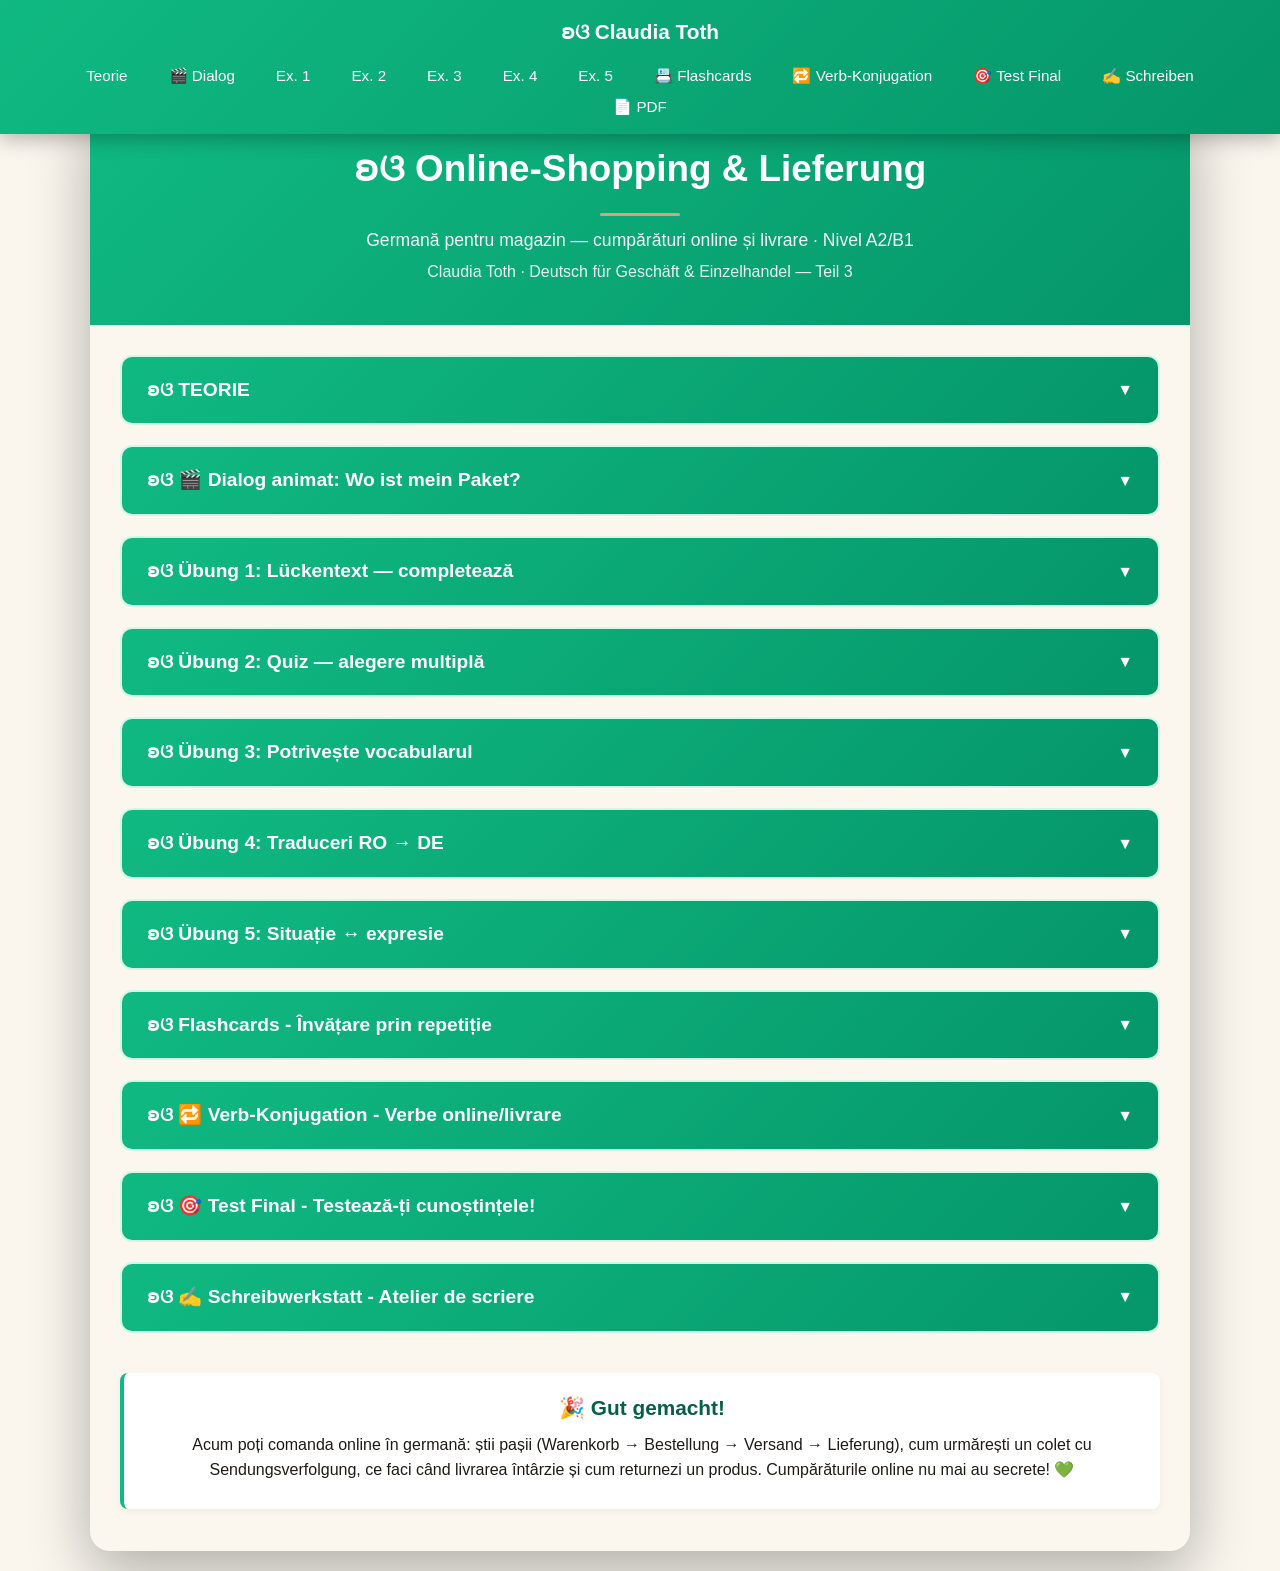
<file: index.html>
<!DOCTYPE html>
<html lang="ro">
<head>
    <meta charset="UTF-8">
    <meta name="robots" content="noindex, nofollow">
    <meta name="viewport" content="width=device-width, initial-scale=1.0">
    <title>Online-Shopping & Lieferung — germană pentru magazin · A2/B1</title>
    <meta property="og:title" content="Geschäft Teil 3 — Online-Shopping & Lieferung">
    <meta property="og:description" content="Germană pentru cumpărături online și livrare: Bestellung, Warenkorb, Versand, Paket, Sendungsverfolgung, Rücksendung + dialog animat la livrare. Nivel A2/B1.">
    <meta property="og:type" content="website">
    <link rel="stylesheet" href="styles.css">
</head>
<body>
    <nav class="navbar">
        <a href="#top" class="navbar-logo">ʚଓ Claudia Toth</a>
        <ul class="navbar-menu">
            <li><a href="#teorie" onclick="openSection(0)">Teorie</a></li>
            <li><a href="#dialog" onclick="openSection(1)">🎬 Dialog</a></li>
            <li><a href="#ex1" onclick="openSection(2)">Ex. 1</a></li>
            <li><a href="#ex2" onclick="openSection(3)">Ex. 2</a></li>
            <li><a href="#ex3" onclick="openSection(4)">Ex. 3</a></li>
            <li><a href="#ex4" onclick="openSection(5)">Ex. 4</a></li>
            <li><a href="#ex5" onclick="openSection(6)">Ex. 5</a></li>
            <li><a href="#flashcards" onclick="openSection(7)">📇 Flashcards</a></li>
            <li><a href="#verbs" onclick="openSection(8)">🔁 Verb-Konjugation</a></li>
            <li><a href="#final-test" onclick="openSection(9)">🎯 Test Final</a></li>
            <li><a href="#schreiben" onclick="openSection(10)">✍️ Schreiben</a></li>
            <li><a href="curs-geschaeft-3-online-shopping-lieferung.pdf" download>📄 PDF</a></li>
        </ul>
    </nav>

    <div class="container" id="top">
        <div class="header">
            <h1>ʚଓ Online-Shopping & Lieferung</h1>
            <p class="subtitle">Germană pentru magazin — cumpărături online și livrare · Nivel A2/B1</p>
            <p>Claudia Toth · Deutsch für Geschäft & Einzelhandel — Teil 3</p>
        </div>

        <div class="content">
            <div class="section" id="teorie">
                <div class="section-header" onclick="toggleMainSection(0)"><h3>ʚଓ TEORIE</h3><span class="arrow">▼</span></div>
                <div class="section-content" id="main-section-0"><div id="theory-container"></div></div>
            </div>

            <div class="section" id="dialog">
                <div class="section-header" onclick="toggleMainSection(1)"><h3>ʚଓ 🎬 Dialog animat: Wo ist mein Paket?</h3><span class="arrow">▼</span></div>
                <div class="section-content" id="main-section-1">
                    <p style="margin-bottom:14px;"><em>Apasă ▶️ Pornește. Andreea a comandat pantofi online, dar coletul nu a venit. Sună la livrare, iar Herr Fischer verifică urmărirea coletului. Reascultă orice replică cu 🔁.</em></p>
                    <div id="dialog1-container"></div>
                </div>
            </div>

            <div class="section" id="ex1">
                <div class="section-header" onclick="toggleMainSection(2)"><h3>ʚଓ Übung 1: Lückentext — completează</h3><span class="arrow">▼</span></div>
                <div class="section-content" id="main-section-2">
                    <div id="ex1-container"></div>
                    <div class="btn-container"><button class="btn btn-check" onclick="checkExercise(1)">✓ Verifica</button><button class="btn btn-reset" onclick="resetExercise(1)">↻ Reseteaza</button></div>
                    <div class="score" id="score-1"></div>
                </div>
            </div>

            <div class="section" id="ex2">
                <div class="section-header" onclick="toggleMainSection(3)"><h3>ʚଓ Übung 2: Quiz — alegere multiplă</h3><span class="arrow">▼</span></div>
                <div class="section-content" id="main-section-3">
                    <div id="ex2-container"></div>
                    <div class="btn-container"><button class="btn btn-check" onclick="checkExercise(2)">✓ Verifica</button><button class="btn btn-reset" onclick="resetExercise(2)">↻ Reseteaza</button></div>
                    <div class="score" id="score-2"></div>
                </div>
            </div>

            <div class="section" id="ex3">
                <div class="section-header" onclick="toggleMainSection(4)"><h3>ʚଓ Übung 3: Potrivește vocabularul</h3><span class="arrow">▼</span></div>
                <div class="section-content" id="main-section-4">
                    <div id="ex3-container"></div>
                    <div class="btn-container"><button class="btn btn-check" onclick="checkExercise(3)">✓ Verifica</button><button class="btn btn-reset" onclick="resetExercise(3)">↻ Reseteaza</button></div>
                    <div class="score" id="score-3"></div>
                </div>
            </div>

            <div class="section" id="ex4">
                <div class="section-header" onclick="toggleMainSection(5)"><h3>ʚଓ Übung 4: Traduceri RO → DE</h3><span class="arrow">▼</span></div>
                <div class="section-content" id="main-section-5">
                    <div id="ex4-container"></div>
                    <div class="btn-container"><button class="btn btn-check" onclick="checkExercise(4)">✓ Verifica</button><button class="btn btn-reset" onclick="resetExercise(4)">↻ Reseteaza</button></div>
                    <div class="score" id="score-4"></div>
                </div>
            </div>

            <div class="section" id="ex5">
                <div class="section-header" onclick="toggleMainSection(6)"><h3>ʚଓ Übung 5: Situație ↔ expresie</h3><span class="arrow">▼</span></div>
                <div class="section-content" id="main-section-6">
                    <div id="ex5-container"></div>
                    <div class="btn-container"><button class="btn btn-check" onclick="checkExercise(5)">✓ Verifica</button><button class="btn btn-reset" onclick="resetExercise(5)">↻ Reseteaza</button></div>
                    <div class="score" id="score-5"></div>
                </div>
            </div>

            <div class="section" id="flashcards">
                <div class="section-header" onclick="toggleMainSection(7)"><h3>ʚଓ Flashcards - Învățare prin repetiție</h3><span class="arrow">▼</span></div>
                <div class="section-content" id="main-section-7"><div id="flashcards-container"></div></div>
            </div>

            <div class="section" id="verbs">
                <div class="section-header" onclick="toggleMainSection(8)"><h3>ʚଓ 🔁 Verb-Konjugation - Verbe online/livrare</h3><span class="arrow">▼</span></div>
                <div class="section-content" id="main-section-8"><div id="verbs-container"></div></div>
            </div>

            <div class="section" id="final-test">
                <div class="section-header" onclick="toggleMainSection(9)"><h3>ʚଓ 🎯 Test Final - Testează-ți cunoștințele!</h3><span class="arrow">▼</span></div>
                <div class="section-content" id="main-section-9"><div id="final-test-container"></div></div>
            </div>

            <div class="section" id="schreiben">
                <div class="section-header" onclick="toggleMainSection(10)"><h3>ʚଓ ✍️ Schreibwerkstatt - Atelier de scriere</h3><span class="arrow">▼</span></div>
                <div class="section-content" id="main-section-10">
                    <div class="exercise-instruction">
                        <strong>✍️ Sarcina de scriere:</strong> Scrie un text scurt (aprox. <strong>40-60 de cuvinte</strong>) — descrie o comandă online (ce ai comandat, costuri de transport, livrare) SAU un mesaj către serviciul de livrare despre un colet întârziat. Folosește <strong>minimum 6 cuvinte</strong> din lecție.
                    </div>
                    <div class="theory-box" style="background:#FBF7EF;">
                        <h4>💡 Răspunde la întrebările (Leitfragen):</h4>
                        <ul style="margin:6px 0 0 18px; line-height:1.7;">
                            <li>🛒 <strong>Was haben Sie bestellt?</strong> (Ce ai comandat? — der Warenkorb, die Bestellung)</li>
                            <li>💶 <strong>Wie hoch waren die Versandkosten?</strong> (Cât a fost transportul?)</li>
                            <li>📦 <strong>Wann kommt die Lieferung?</strong> (Când vine livrarea? — der Liefertermin)</li>
                            <li>📍 <strong>Wo ist das Paket?</strong> (Unde e coletul? — die Sendungsverfolgung)</li>
                            <li>↩️ <strong>Möchten Sie etwas zurückschicken?</strong> (Vrei să returnezi ceva?)</li>
                        </ul>
                    </div>
                    <div class="theory-box" style="background:#F5F0E8; border-left:4px solid #D4A574;">
                        <h4>📝 Model (ca să-ți fie mai ușor):</h4>
                        <p class="de" style="color:#065f46;"><em>Ich habe gestern Schuhe online bestellt. Ich habe sie in den Warenkorb gelegt und die Bestellung abgeschickt. Die Versandkosten waren kostenlos. Heute habe ich eine Bestätigung per E-Mail bekommen. Mit der Sendungsverfolgung sehe ich: Das Paket ist unterwegs und kommt morgen. Wenn die Schuhe nicht passen, mache ich eine Rücksendung — die ist kostenlos.</em></p>
                        <p class="ro" style="color:#5A5147; font-style:italic;">(Ieri am comandat pantofi online. I-am pus în coș și am trimis comanda. Costurile de transport au fost gratuite. Azi am primit o confirmare pe e-mail. Cu urmărirea coletului văd: coletul e pe drum și vine mâine. Dacă pantofii nu se potrivesc, fac un retur — e gratuit.)</p>
                    </div>
                    <div style="text-align:center; margin-top:22px;">
                        <p style="color:#047857; margin-bottom:14px; font-size:1rem;">Când ești gata, trimite-mi textul tău prin formular. Îl citesc și îți dau feedback personalizat. 🦋</p>
                        <a href="https://forms.gle/29oanu8VW7UcQ3838" target="_blank" rel="noopener noreferrer" style="display:inline-block; background:#10B981; color:white; padding:14px 32px; border-radius:10px; text-decoration:none; font-weight:bold; font-size:1.05rem; box-shadow:0 2px 6px rgba(16,185,129,0.3);">✍️ Trimite textul tău →</a>
                    </div>
                </div>
            </div>

            <div class="theory-box" style="text-align: center; margin-top: 40px;">
                <p style="font-size: 1.3rem; font-weight: bold; color: #065f46;">🎉 Gut gemacht!</p>
                <p>Acum poți comanda online în germană: știi pașii (Warenkorb → Bestellung → Versand → Lieferung), cum urmărești un colet cu Sendungsverfolgung, ce faci când livrarea întârzie și cum returnezi un produs. Cumpărăturile online nu mai au secrete! 💚</p>
            </div>
        </div>
    </div>

    <script src="theory.js"></script>
    <script src="dialogs.js?v=1"></script>
    <script src="exercises.js"></script>
    <script src="flashcards.js"></script>
    <script src="verbs.js"></script>
    <script src="final-test.js"></script>
    <script src="main.js"></script>
</body>
</html>
</file>
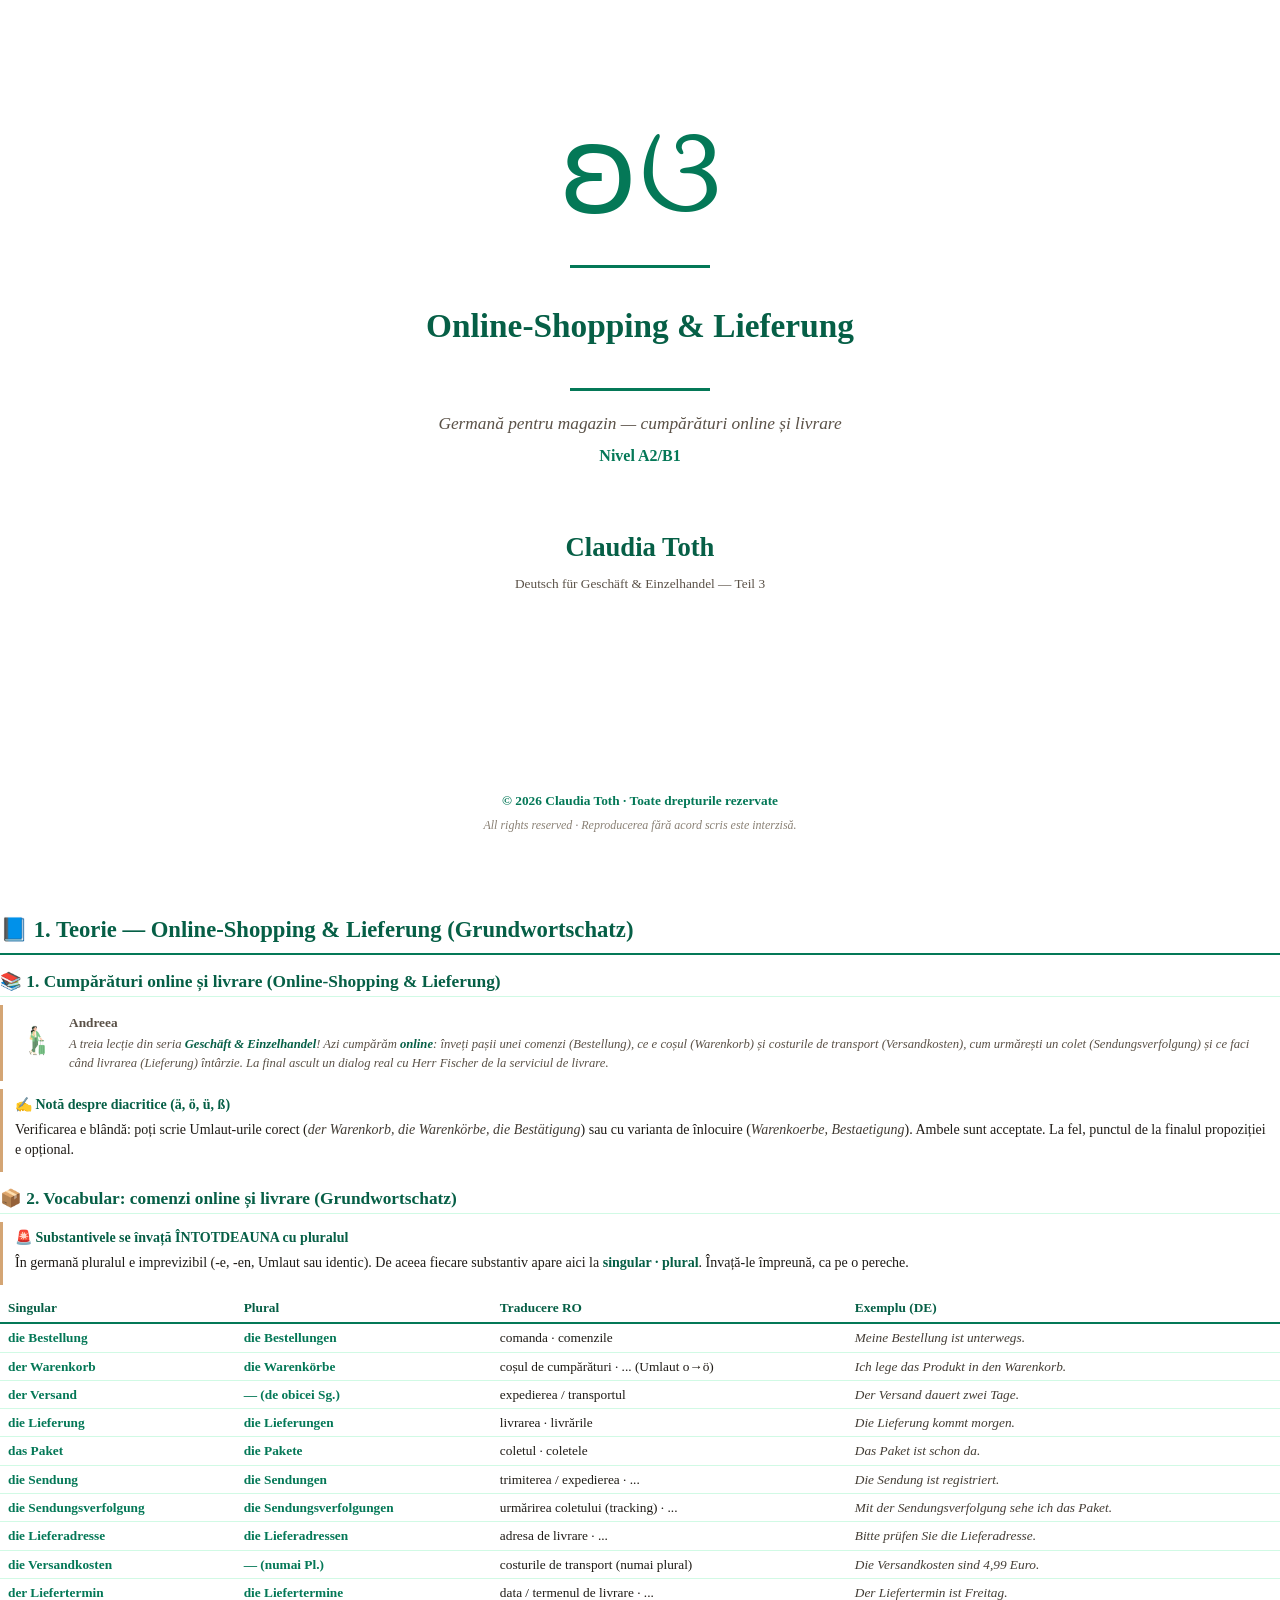
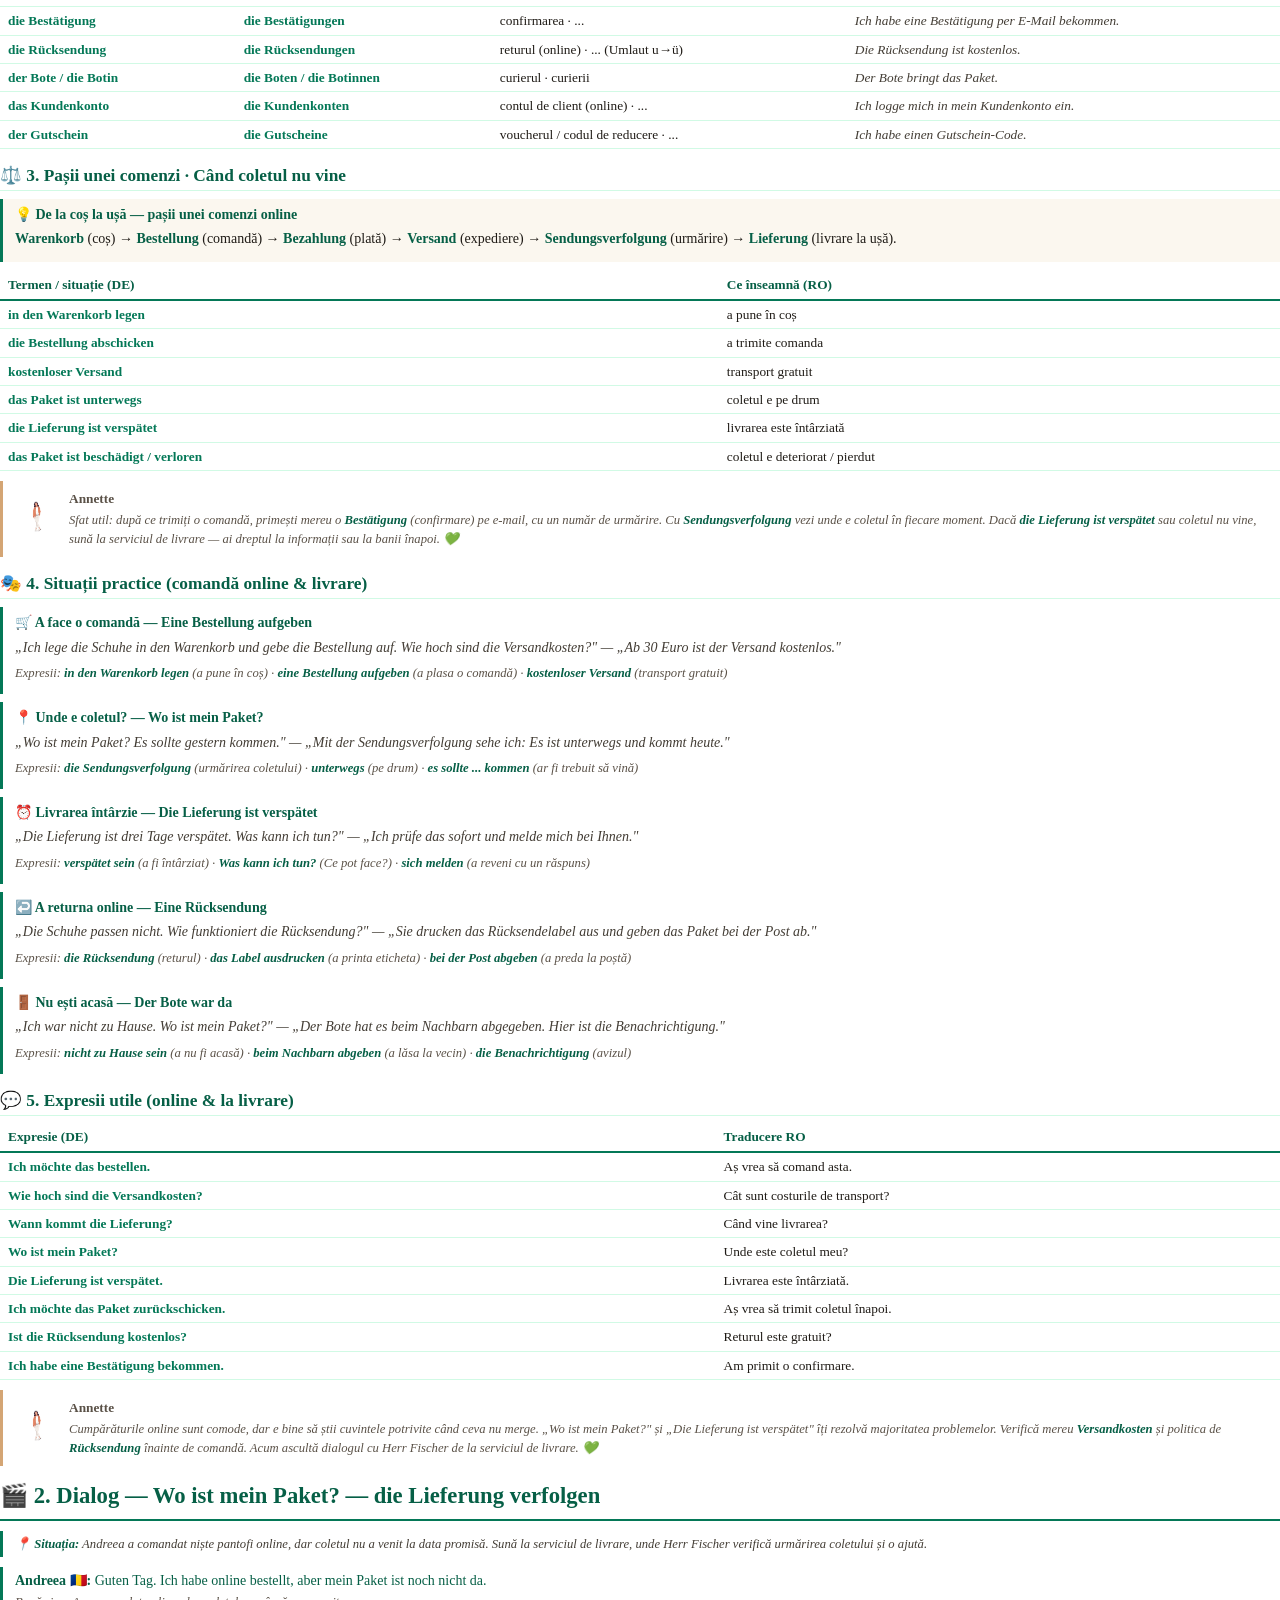
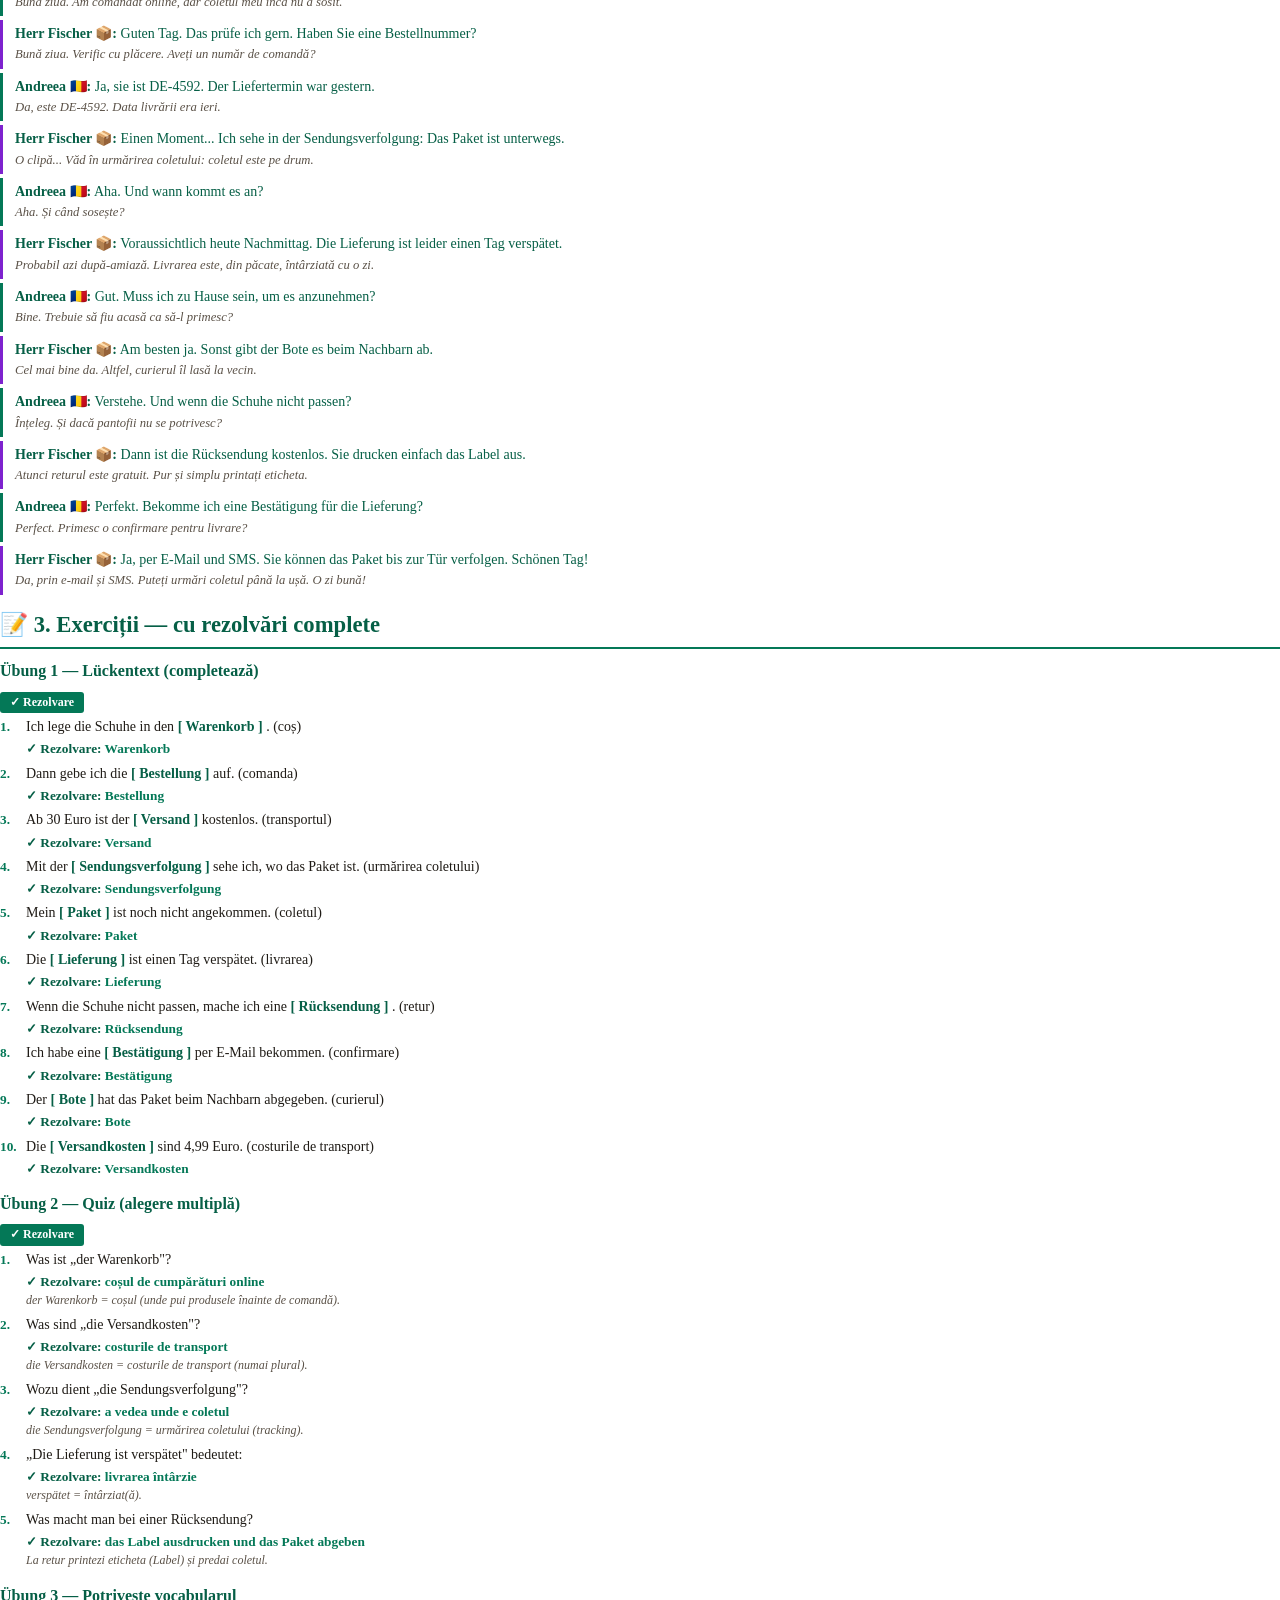
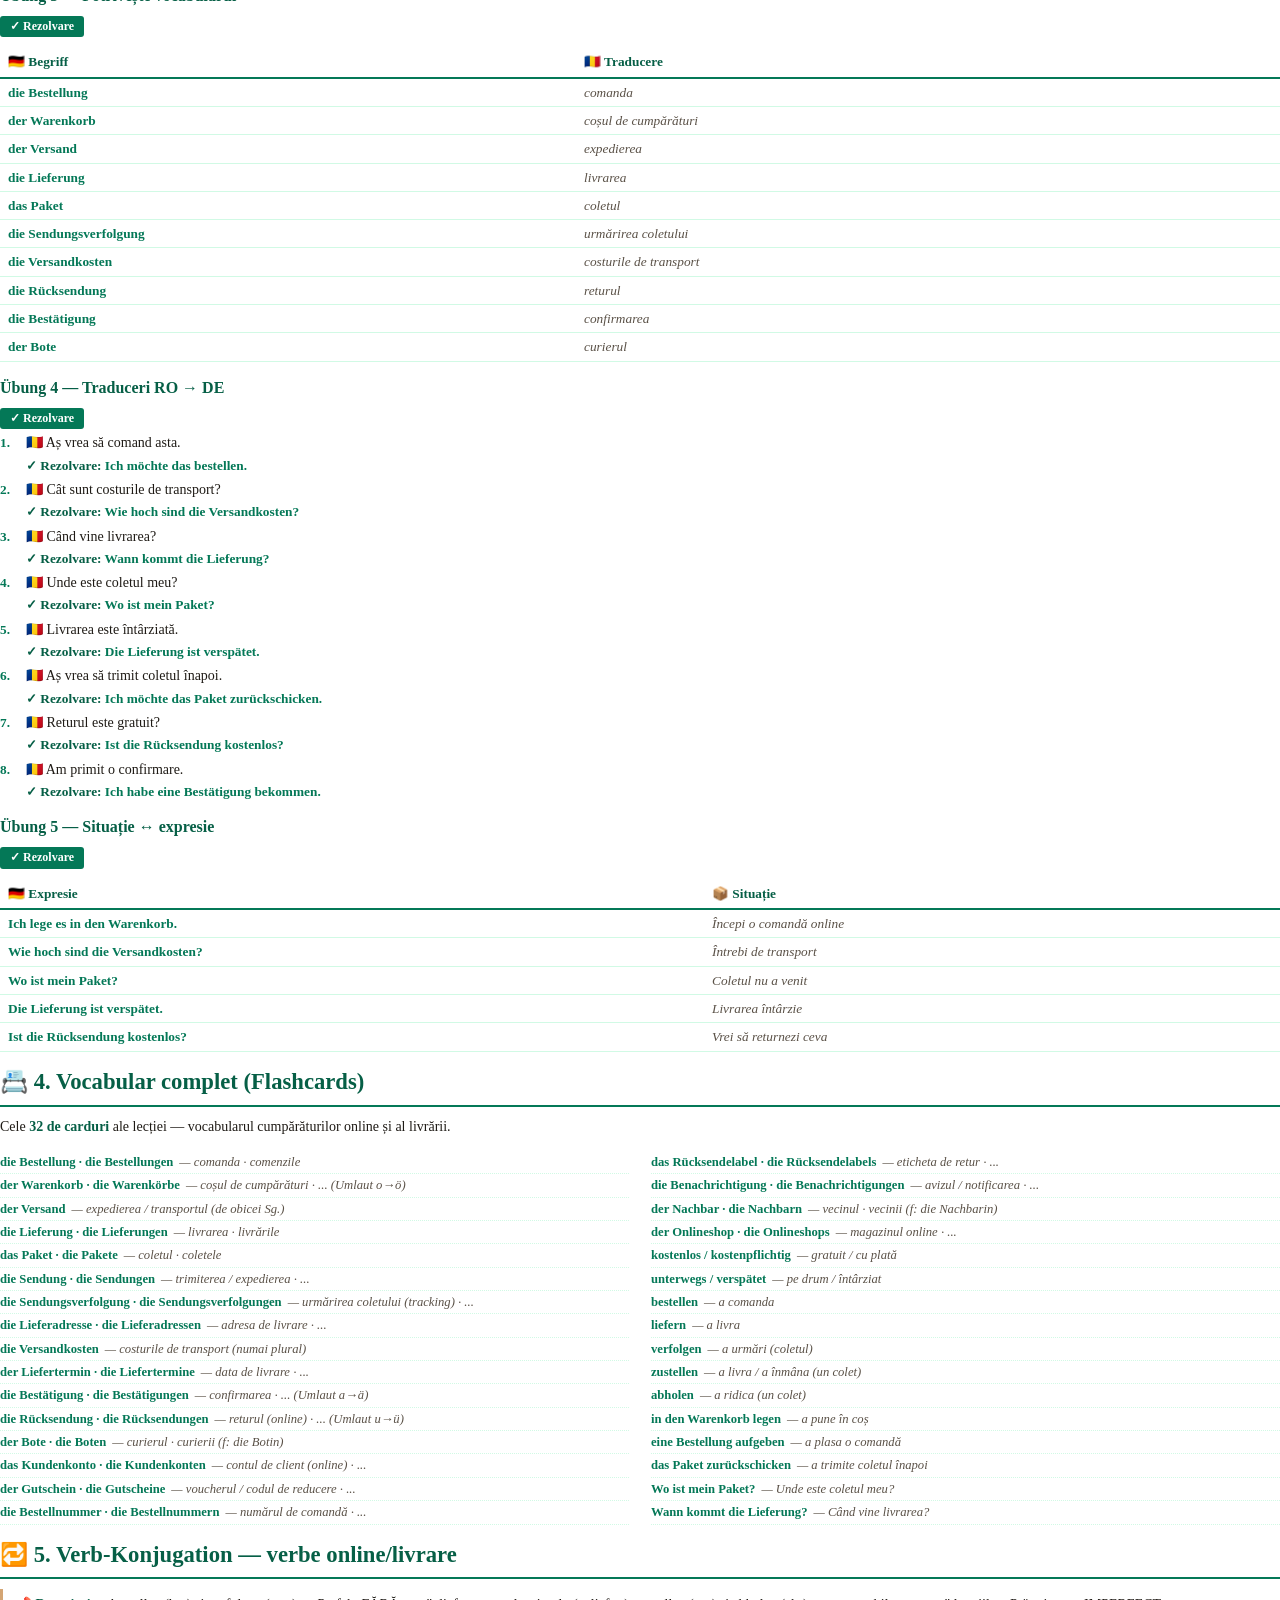
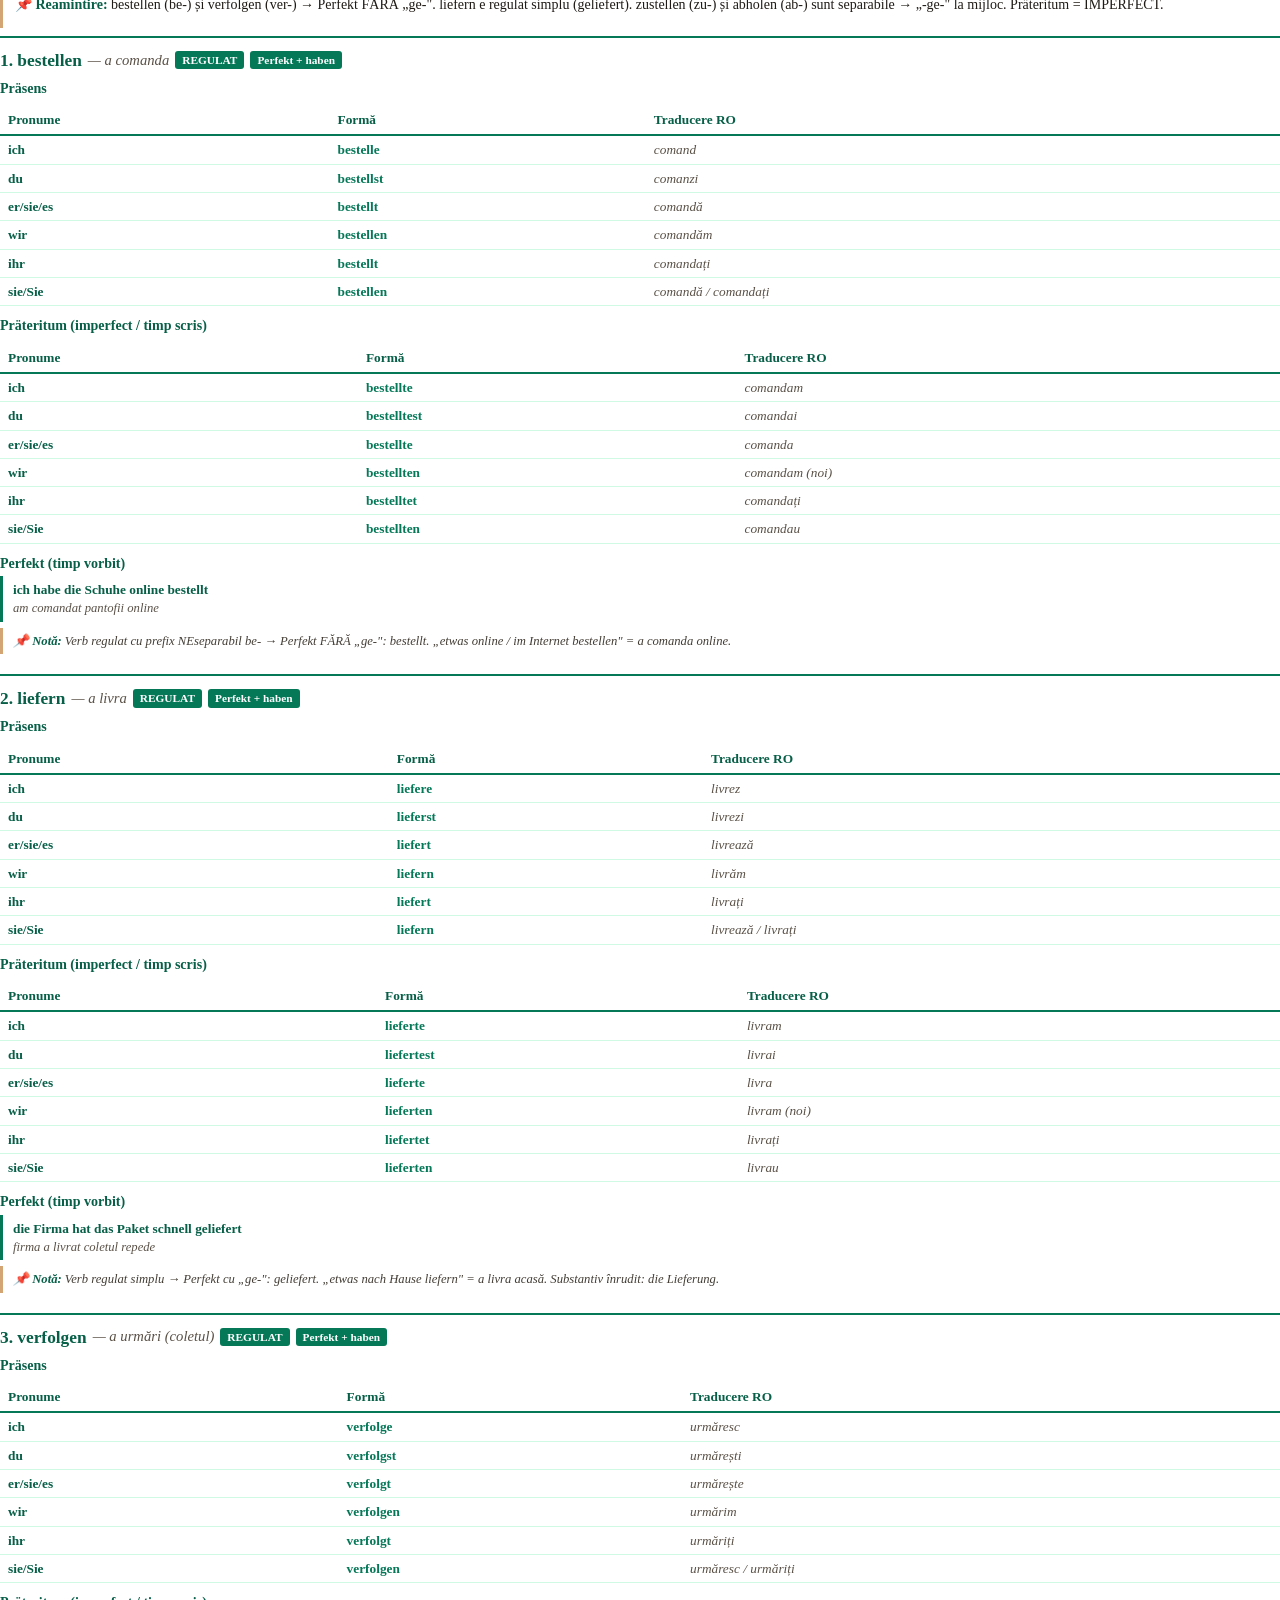
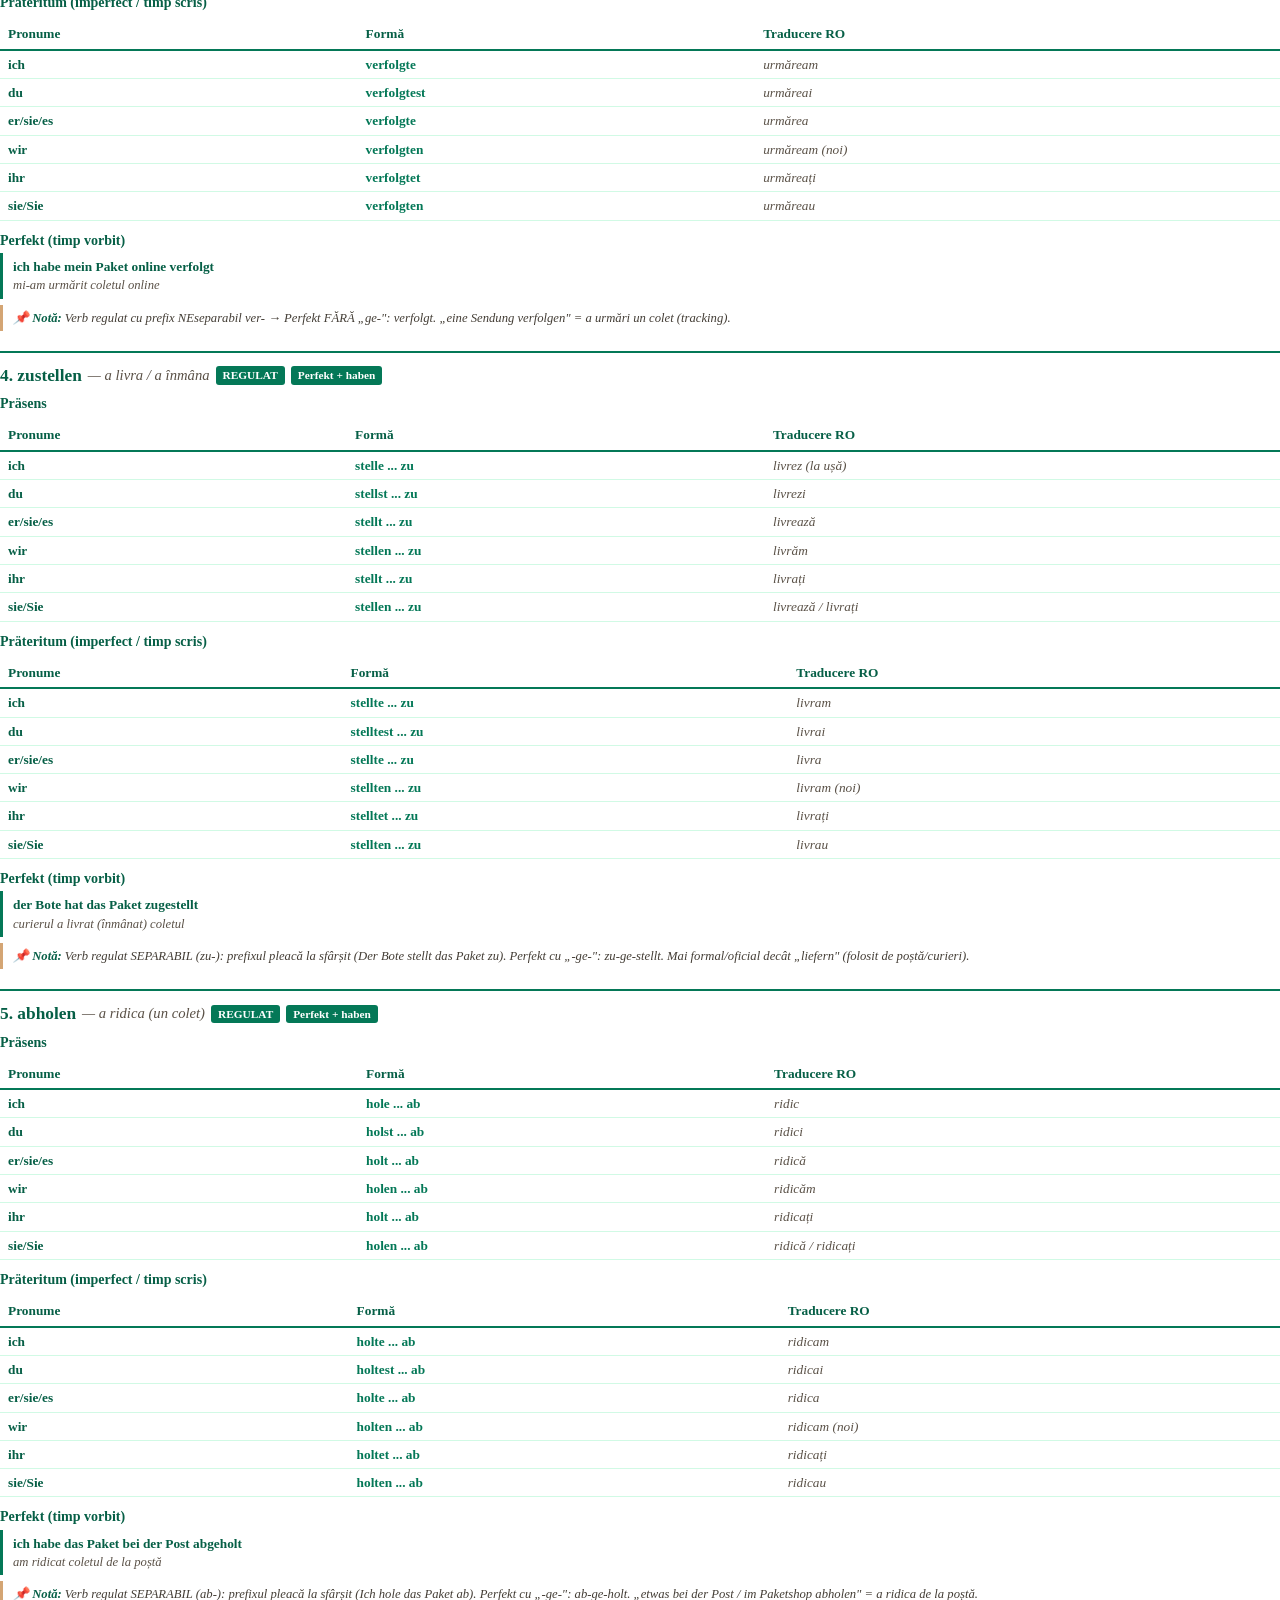
<file: pdf.html>
<!DOCTYPE html>
<html lang="ro">
<head>
    <meta charset="UTF-8">
    <meta name="robots" content="noindex, nofollow">
    <title>Online-Shopping &amp; Lieferung · Claudia Toth · A2/B1</title>
    <style>
        @page { size: A4; margin: 22mm 18mm 22mm 18mm; @bottom-center { content: "ʚଓ Claudia Toth · Geschäft Teil 3: Online-Shopping & Lieferung · Nivel A2/B1 · © 2026 — Toate drepturile rezervate · pag. " counter(page) " / " counter(pages); font-size: 8.5pt; color: #047857; font-family: 'Georgia', 'Times New Roman', serif; } }
        @page :first { margin: 0; @bottom-center { content: ""; } }
        * { box-sizing: border-box; margin: 0; padding: 0; }
        body { font-family: 'Georgia', 'Times New Roman', serif; color: #1F1B16; line-height: 1.45; font-size: 10.5pt; -webkit-print-color-adjust: exact; print-color-adjust: exact; }
        .cover { width: 100%; min-height: 100vh; padding: 80px 60px 60px; text-align: center; display: flex; flex-direction: column; align-items: center; justify-content: flex-start; page-break-after: always; }
        .cover-symbol { font-size: 90pt; color: #047857; line-height: 1; margin: 30px 0 15px; font-family: 'Segoe UI Emoji', 'Segoe UI', sans-serif; }
        .cover-divider { width: 140px; height: 3px; background: #047857; margin: 20px 0; border: none; }
        .cover-title { font-size: 25pt; color: #065f46; font-weight: bold; margin: 14px 0 18px; font-family: 'Georgia', serif; }
        .cover-subtitle { font-size: 13pt; color: #5A5147; font-style: italic; margin-bottom: 8px; }
        .cover-level { font-size: 12pt; color: #047857; font-weight: bold; margin-bottom: 60px; }
        .cover-author { font-size: 20pt; color: #065f46; font-weight: bold; margin-bottom: 8px; }
        .cover-series { font-size: 10pt; color: #5A5147; margin-bottom: 80px; }
        .cover-copyright { margin-top: auto; font-size: 10pt; color: #047857; font-weight: 600; }
        .cover-notice { font-size: 9pt; color: #8a8175; font-style: italic; margin-top: 6px; }
        h1.chapter { color: #065f46; padding: 0 0 6px 0; font-size: 17pt; margin: 14px 0 10px; border-bottom: 2px solid #047857; font-family: 'Georgia', serif; page-break-after: avoid; }
        h2.sub-chapter { color: #065f46; font-size: 13pt; margin: 14px 0 6px; padding-bottom: 2px; border-bottom: 1px solid #d1fae5; font-family: 'Georgia', serif; page-break-after: avoid; }
        p { margin-bottom: 6px; } strong { color: #065f46; } em { color: #433d35; font-style: italic; }
        ul, ol { margin: 4px 0 8px 22px; } li { margin-bottom: 2px; }
        .theory-box { background: transparent; border-left: 3px solid #047857; padding: 6px 12px; margin: 8px 0; page-break-inside: avoid; }
        .theory-box h4 { color: #065f46; font-size: 10.5pt; margin-bottom: 4px; }
        .theory-box .de { color: #065f46; } .theory-box .ro { color: #5A5147; font-style: italic; font-size: 9.5pt; }
        .warn-box { border-left-color: #D4A574; } .info-box { border-left-color: #D4A574; }
        table { width: 100%; border-collapse: collapse; margin: 6px 0 10px; font-size: 10pt; page-break-inside: avoid; }
        table th { padding: 5px 8px; text-align: left; font-weight: bold; color: #065f46; border-bottom: 2px solid #047857; }
        table td { padding: 4px 8px; border-bottom: 1px solid #d1fae5; vertical-align: top; }
        td.verb { color: #047857; font-weight: bold; } td.ro-text { color: #5A5147; font-style: italic; }
        .dlg-context { border-left: 3px solid #047857; padding: 4px 12px; margin: 6px 0 10px; font-style: italic; color: #433d35; font-size: 9.5pt; }
        .dlg-line { padding: 4px 12px; margin-bottom: 4px; page-break-inside: avoid; }
        .dlg-line.andreea { border-left: 3px solid #047857; } .dlg-line.fischer { border-left: 3px solid #7e22ce; }
        .dlg-line .sp { font-weight: bold; color: #065f46; } .dlg-line .de { color: #065f46; } .dlg-line .ro { color: #5A5147; font-style: italic; font-size: 9.5pt; }
        .ex-block { margin-bottom: 14px; page-break-inside: avoid; }
        .ex-block h3 { color: #065f46; font-size: 12pt; margin-bottom: 5px; }
        .rezolvare-banner { display: inline-block; background: #047857; color: white; padding: 2px 10px; border-radius: 3px; font-size: 9pt; font-weight: bold; margin: 4px 0; -webkit-print-color-adjust: exact; print-color-adjust: exact; }
        .ex-item { display: flex; gap: 8px; margin-bottom: 5px; align-items: flex-start; }
        .ex-num { color: #047857; font-weight: bold; font-size: 10pt; flex-shrink: 0; min-width: 18px; } .ex-num::after { content: "."; }
        .ex-body { flex: 1; } .ex-a { color: #047857; font-weight: bold; font-size: 10pt; margin-top: 2px; } .ex-a::before { content: "✓ Rezolvare: "; color: #065f46; }
        .ex-explanation { color: #5A5147; font-size: 9pt; font-style: italic; margin-top: 1px; }
        .flashcards-grid { columns: 2; column-gap: 22px; margin-top: 8px; }
        .fc-row { break-inside: avoid; padding: 2px 0; border-bottom: 1px dotted #d1fae5; font-size: 9.5pt; }
        .fc-row .de { color: #047857; font-weight: bold; } .fc-row .ro { color: #5A5147; font-style: italic; margin-left: 6px; }
        .verb-card { border-top: 2px solid #047857; padding: 10px 0 8px 0; margin-bottom: 12px; page-break-inside: avoid; }
        .verb-card .vh { display: flex; align-items: center; flex-wrap: wrap; gap: 6px; margin-bottom: 6px; }
        .verb-card .vh .name { font-size: 13pt; color: #065f46; font-weight: bold; } .verb-card .vh .ro { color: #5A5147; font-style: italic; font-size: 11pt; }
        .verb-card .vh .badge { display: inline-block; padding: 1px 7px; border-radius: 3px; font-size: 8.5pt; color: white; font-weight: bold; -webkit-print-color-adjust: exact; print-color-adjust: exact; }
        .verb-card .badge.weak { background: #047857; } .verb-card .badge.strong { background: #dc2626; } .verb-card .badge.haben { background: #047857; } .verb-card .badge.sein { background: #2563eb; }
        .verb-card h5 { color: #065f46; margin: 6px 0 2px; font-size: 10.5pt; }
        .verb-card .perfekt-box { border-left: 3px solid #047857; padding: 4px 10px; margin-top: 2px; font-size: 10pt; }
        .verb-card .perfekt-box .de { color: #065f46; font-weight: 600; } .verb-card .perfekt-box .ro { color: #5A5147; font-style: italic; font-size: 9.5pt; }
        .verb-card .note { font-size: 9.5pt; color: #433d35; padding: 4px 10px; border-left: 3px solid #D4A574; margin-top: 6px; font-style: italic; }
        .new-section { page-break-before: always; }
        .andreea-note { display: flex; gap: 10px; align-items: flex-start; border-left: 3px solid #D4A574; padding: 8px 12px; margin: 8px 0; page-break-inside: avoid; }
        .andreea-note-avatar { width: 44px; height: 56px; object-fit: contain; flex-shrink: 0; }
        .andreea-note-content { flex: 1; } .andreea-note-content .speaker { font-weight: bold; color: #5A5147; font-size: 10pt; margin-bottom: 3px; } .andreea-note-content .text { color: #5A5147; font-size: 9.5pt; font-style: italic; line-height: 1.5; }
    </style>
</head>
<body>
<div class="cover">
    <div class="cover-symbol">ʚଓ</div>
    <hr class="cover-divider">
    <h1 class="cover-title">Online-Shopping &amp; Lieferung</h1>
    <hr class="cover-divider">
    <p class="cover-subtitle">Germană pentru magazin — cumpărături online și livrare</p>
    <p class="cover-level">Nivel A2/B1</p>
    <p class="cover-author">Claudia Toth</p>
    <p class="cover-series">Deutsch für Geschäft & Einzelhandel — Teil 3</p>
    <div class="cover-copyright">© 2026 Claudia Toth · Toate drepturile rezervate</div>
    <p class="cover-notice">All rights reserved · Reproducerea fără acord scris este interzisă.</p>
</div>
<div id="pdf-content"></div>
<script src="theory.js"></script>
<script src="dialogs.js"></script>
<script src="exercises.js"></script>
<script src="flashcards.js"></script>
<script src="verbs.js"></script>
<script src="final-test.js"></script>
<script src="pdf-builder.js"></script>
</body>
</html>
</file>
<file: styles.css>
/* ============================================
   CLAUDIA TOTH - NOMEN-VERB-VERBINDUNGEN
   Design verde profesional · Mobile responsive
   ============================================ */

* {
    margin: 0;
    padding: 0;
    box-sizing: border-box;
}

body {
    font-family: 'Segoe UI', Tahoma, Geneva, Verdana, sans-serif;
    background: #FAF6EE;
    line-height: 1.6;
    padding: 0;
    padding-top: 80px;
    min-height: 100vh;
    color: #1F1B16;
}

/* ============================================
   NAVIGATION BAR
   ============================================ */
.navbar {
    position: fixed;
    top: 0;
    left: 0;
    right: 0;
    background: linear-gradient(135deg, #10b981 0%, #059669 100%);
    padding: 15px 30px;
    box-shadow: 0 4px 20px rgba(0,0,0,0.3);
    z-index: 1000;
    display: flex;
    flex-direction: column;
    gap: 15px;
    align-items: center;
    justify-content: center;
}

.navbar-logo {
    color: white;
    font-size: 1.3rem;
    font-weight: bold;
    text-decoration: none;
}

.navbar-menu {
    display: flex;
    gap: 5px;
    list-style: none;
    align-items: center;
    flex-wrap: wrap;
    justify-content: center;
}

.navbar-menu a {
    color: white;
    text-decoration: none;
    padding: 10px 18px;
    border-radius: 8px;
    transition: all 0.3s;
    font-size: 0.95rem;
    font-weight: 500;
}

.navbar-menu a:hover {
    background: rgba(255,255,255,0.2);
    transform: translateY(-2px);
}

/* ============================================
   CONTAINER PRINCIPAL
   ============================================ */
.container {
    max-width: 1100px;
    margin: 20px auto;
    background: #FBF7EF;
    border-radius: 20px;
    box-shadow: 0 20px 60px rgba(0,0,0,0.3);
    overflow: hidden;
}

.header {
    background: linear-gradient(135deg, #10b981 0%, #059669 100%);
    color: white;
    padding: 40px 30px;
    text-align: center;
}

.header h1 {
    font-size: 2.3rem;
    margin-bottom: 10px;
}

.header .subtitle {
    font-size: 1.1rem;
    opacity: 0.95;
    margin-bottom: 5px;
}

.header p {
    font-size: 1rem;
    opacity: 0.9;
}

.content {
    padding: 30px;
}

/* ============================================
   SECȚIUNI (Teorie + Exerciții)
   ============================================ */
.section {
    margin-bottom: 20px;
    scroll-margin-top: 100px;
    border-radius: 12px;
    overflow: hidden;
    border: 2px solid #d1fae5;
}

.section-header {
    background: linear-gradient(135deg, #10b981 0%, #059669 100%);
    color: white;
    padding: 18px 25px;
    cursor: pointer;
    display: flex;
    justify-content: space-between;
    align-items: center;
    transition: all 0.3s;
}

.section-header:hover {
    background: linear-gradient(135deg, #059669 0%, #047857 100%);
}

.section-header h3 {
    font-size: 1.2rem;
}

.arrow {
    transition: transform 0.3s;
    font-size: 1rem;
}

.arrow.rotated {
    transform: rotate(180deg);
}

.section-content {
    display: none;
    padding: 25px;
    background: #FBF7EF;
}

.section-content.active {
    display: block;
    animation: fadeIn 0.4s ease-in-out;
}

@keyframes fadeIn {
    from { opacity: 0; transform: translateY(-5px); }
    to { opacity: 1; transform: translateY(0); }
}

/* ============================================
   SUB-SECȚIUNI (în Teorie)
   ============================================ */
.sub-section {
    margin-bottom: 12px;
    border-radius: 10px;
    overflow: hidden;
    border: 1px solid #a7f3d0;
    background: white;
}

.sub-section-header {
    background: #d1fae5;
    color: #065f46;
    padding: 12px 18px;
    cursor: pointer;
    display: flex;
    justify-content: space-between;
    align-items: center;
    font-weight: 600;
    transition: background 0.3s;
    gap: 10px;
}

.sub-section-header > span:first-child {
    flex: 1;
}

.sub-section-header:hover {
    background: #a7f3d0;
}

/* ============================================
   AUDIO PLAYER (Play / Stop la fiecare subtitlu)
   ============================================ */
.audio-player {
    display: flex;
    align-items: center;
}

.audio-btn {
    background: #10b981;
    color: white;
    border: none;
    width: 36px;
    height: 36px;
    border-radius: 50%;
    cursor: pointer;
    font-size: 0.9rem;
    transition: all 0.3s;
    display: flex;
    align-items: center;
    justify-content: center;
    padding: 0;
    box-shadow: 0 2px 6px rgba(16, 185, 129, 0.3);
}

.audio-btn:hover {
    background: #059669;
    transform: scale(1.1);
    box-shadow: 0 4px 10px rgba(16, 185, 129, 0.5);
}

.audio-btn:active {
    transform: scale(0.95);
}

.lesson-audio {
    display: flex;
    align-items: center;
    gap: 12px;
    margin-bottom: 18px;
    padding: 10px 14px;
    background: #FBF7EF;
    border-left: 4px solid #10b981;
    border-radius: 6px;
}

.lesson-audio-label {
    color: #065f46;
    font-weight: 600;
    font-size: 0.95rem;
}

.sub-arrow {
    transition: transform 0.3s;
}

.sub-arrow.rotated {
    transform: rotate(180deg);
}

.sub-section-content {
    display: none;
    padding: 18px;
    background: white;
}

.sub-section-content.active {
    display: block;
}

/* ============================================
   THEORY BOX
   ============================================ */
.theory-box {
    background: white;
    border-left: 4px solid #10b981;
    padding: 18px 22px;
    margin: 12px 0;
    border-radius: 8px;
    box-shadow: 0 2px 8px rgba(0,0,0,0.05);
}

.theory-box h4 {
    color: #065f46;
    margin-bottom: 10px;
    font-size: 1.1rem;
}

.theory-box p {
    margin-bottom: 8px;
}

.theory-box ul {
    margin-left: 20px;
    margin-top: 8px;
}

.theory-box li {
    margin-bottom: 6px;
}

/* Exemple în context */
.example-box {
    background: #ecfdf5;
    border: 1px dashed #10b981;
    padding: 12px 16px;
    border-radius: 8px;
    margin: 10px 0;
    font-style: italic;
}

.example-box .de {
    color: #065f46;
    font-weight: 600;
    font-style: normal;
}

.example-box .ro {
    color: #5A5147;
    font-size: 0.95rem;
    margin-top: 4px;
}

/* Tabele teorie */
.theory-table {
    width: 100%;
    border-collapse: collapse;
    margin: 12px 0;
    background: white;
    border-radius: 8px;
    overflow: hidden;
    box-shadow: 0 2px 6px rgba(0,0,0,0.05);
}

.theory-table th {
    background: #10b981;
    color: white;
    padding: 12px;
    text-align: left;
    font-weight: 600;
}

.theory-table td {
    padding: 10px 12px;
    border-bottom: 1px solid #d1fae5;
}

.theory-table tr:last-child td {
    border-bottom: none;
}

.theory-table tr:nth-child(even) {
    background: #FBF7EF;
}

.theory-table .verb {
    color: #059669;
    font-weight: bold;
}

.theory-table .nomen {
    color: #065f46;
    font-weight: 600;
}

.theory-table .ro-text {
    color: #5A5147;
    font-style: italic;
    font-size: 0.95rem;
}

/* ============================================
   EXERCIȚII
   ============================================ */
.exercise-instruction {
    background: #F5F0E8;
    border-left: 4px solid #D4A574;
    padding: 12px 18px;
    margin-bottom: 18px;
    border-radius: 8px;
    color: #5A5147;
}

.exercise-item {
    background: white;
    padding: 15px 18px;
    margin-bottom: 12px;
    border-radius: 10px;
    display: flex;
    align-items: flex-start;
    gap: 12px;
    flex-wrap: wrap;
    box-shadow: 0 2px 6px rgba(0,0,0,0.05);
}

.exercise-number {
    background: #10b981;
    color: white;
    width: 30px;
    height: 30px;
    border-radius: 50%;
    display: flex;
    align-items: center;
    justify-content: center;
    font-weight: bold;
    flex-shrink: 0;
    font-size: 0.9rem;
}

.input-group {
    flex: 1;
    min-width: 200px;
    display: flex;
    flex-direction: column;
    gap: 6px;
}

.input-group label {
    color: #1F1B16;
    font-size: 1rem;
    line-height: 1.5;
}

.input-group .nomen-highlight {
    color: #065f46;
    font-weight: bold;
    background: #d1fae5;
    padding: 2px 8px;
    border-radius: 5px;
}

.input-group input[type="text"],
.input-group select {
    padding: 10px 14px;
    border: 2px solid #d1fae5;
    border-radius: 8px;
    font-size: 1rem;
    font-family: inherit;
    transition: all 0.3s;
    background: white;
}

.input-group input[type="text"]:focus,
.input-group select:focus {
    outline: none;
    border-color: #10b981;
    box-shadow: 0 0 0 3px rgba(16, 185, 129, 0.15);
}

/* Multiple choice */
.mc-options {
    display: flex;
    flex-direction: column;
    gap: 8px;
    margin-top: 8px;
}

.mc-option {
    display: flex;
    align-items: center;
    gap: 10px;
    padding: 8px 12px;
    border-radius: 8px;
    transition: background 0.2s;
    cursor: pointer;
}

.mc-option:hover {
    background: #FBF7EF;
}

.mc-option input[type="radio"] {
    cursor: pointer;
    width: 18px;
    height: 18px;
    accent-color: #10b981;
}

.mc-option label {
    cursor: pointer;
    flex: 1;
}

/* Feedback */
.feedback {
    width: 100%;
    margin-top: 8px;
    padding: 0;
    font-size: 0.95rem;
    border-radius: 6px;
    transition: all 0.3s;
}

.feedback.correct {
    background: #d1fae5;
    color: #065f46;
    padding: 10px 14px;
    border-left: 3px solid #10b981;
}

.feedback.incorrect {
    background: #fee2e2;
    color: #991b1b;
    padding: 10px 14px;
    border-left: 3px solid #ef4444;
}

.feedback.correct::before {
    content: "✓ Richtig! ";
    font-weight: bold;
}

.feedback.incorrect::before {
    content: "✗ Falsch. ";
    font-weight: bold;
}

/* ============================================
   BUTOANE
   ============================================ */
.btn-container {
    display: flex;
    gap: 15px;
    justify-content: center;
    margin: 30px 0;
    flex-wrap: wrap;
}

.btn {
    padding: 14px 32px;
    border: none;
    border-radius: 10px;
    font-size: 1rem;
    font-weight: 600;
    cursor: pointer;
    transition: all 0.3s;
    font-family: inherit;
}

.btn-check {
    background: linear-gradient(135deg, #10b981 0%, #059669 100%);
    color: white;
}

.btn-check:hover {
    transform: translateY(-2px);
    box-shadow: 0 8px 20px rgba(16, 185, 129, 0.4);
}

.btn-reset {
    background: #5A5147;
    color: white;
}

.btn-reset:hover {
    background: #433d35;
    transform: translateY(-2px);
    box-shadow: 0 8px 20px rgba(107, 114, 128, 0.4);
}

/* ============================================
   SCOR
   ============================================ */
.score {
    display: none;
    background: linear-gradient(135deg, #10b981 0%, #059669 100%);
    color: white;
    padding: 25px;
    border-radius: 12px;
    text-align: center;
    margin: 20px 0;
    scroll-margin-top: 100px;
}

.score.show {
    display: block;
    animation: fadeIn 0.5s;
}

.score-value {
    font-size: 2rem;
    font-weight: bold;
    margin-bottom: 10px;
}

.score-message {
    font-size: 1.1rem;
}

/* ============================================
   FLASHCARDS
   ============================================ */
.flashcard-counter {
    text-align: center;
    margin-bottom: 15px;
    color: #065f46;
    font-weight: 600;
}

.flashcard {
    background: white;
    border-radius: 16px;
    padding: 50px 30px;
    min-height: 220px;
    display: flex;
    align-items: center;
    justify-content: center;
    text-align: center;
    cursor: pointer;
    box-shadow: 0 4px 15px rgba(0,0,0,0.1);
    transition: transform 0.3s;
    position: relative;
    border: 3px solid #10b981;
}

.flashcard:hover {
    transform: scale(1.02);
}

.flashcard-content {
    width: 100%;
}

.flashcard .de {
    font-size: 1.8rem;
    color: #065f46;
    font-weight: bold;
    margin-bottom: 10px;
}

.flashcard .ro {
    font-size: 1.2rem;
    color: #5A5147;
    font-style: italic;
    display: none;
}

.flashcard.flipped .ro {
    display: block;
    animation: fadeIn 0.3s;
}

.flashcard-hint {
    position: absolute;
    bottom: 12px;
    left: 0;
    right: 0;
    color: #8a8175;
    font-size: 0.85rem;
}

.flashcard-audio-btn {
    position: absolute;
    top: 15px;
    right: 15px;
    background: #10b981;
    color: white;
    border: none;
    width: 40px;
    height: 40px;
    border-radius: 50%;
    font-size: 1.2rem;
    cursor: pointer;
    transition: all 0.3s;
    display: flex;
    align-items: center;
    justify-content: center;
}

.flashcard-audio-btn:hover {
    background: #059669;
    transform: scale(1.1);
}

.flashcard-controls {
    display: flex;
    justify-content: space-between;
    gap: 15px;
    margin-top: 20px;
}

.flashcard-btn {
    flex: 1;
    background: linear-gradient(135deg, #10b981 0%, #059669 100%);
    color: white;
    padding: 12px;
    border: none;
    border-radius: 8px;
    cursor: pointer;
    font-size: 1rem;
    font-weight: 600;
    transition: all 0.3s;
    font-family: inherit;
}

.flashcard-btn:hover {
    transform: translateY(-2px);
    box-shadow: 0 4px 12px rgba(16, 185, 129, 0.4);
}

.flashcard-btn:disabled {
    background: #d1d5db;
    cursor: not-allowed;
    transform: none;
    box-shadow: none;
}

/* ============================================
   MOBILE RESPONSIVE
   ============================================ */
@media (max-width: 768px) {
    body {
        padding: 0;
        padding-top: 140px;
    }

    .navbar {
        padding: 15px;
    }

    .navbar-menu a {
        padding: 8px 12px;
        font-size: 0.85rem;
    }

    .container {
        margin: 10px;
        border-radius: 12px;
    }

    .header h1 {
        font-size: 1.6rem;
    }

    .header .subtitle {
        font-size: 0.95rem;
    }

    .content {
        padding: 15px;
    }

    .section-header h3 {
        font-size: 1rem;
    }

    .exercise-item {
        padding: 12px;
    }

    .input-group {
        min-width: 100%;
    }

    .btn {
        padding: 12px 24px;
        font-size: 0.95rem;
    }

    .flashcard {
        padding: 35px 20px;
        min-height: 180px;
    }

    .flashcard .de {
        font-size: 1.4rem;
    }

    .flashcard .ro {
        font-size: 1rem;
    }

    .theory-table,
    .grammar-table {
        font-size: 0.9rem;
        display: block;
        overflow-x: auto;
        white-space: nowrap;
        -webkit-overflow-scrolling: touch;
        max-width: 100%;
        scrollbar-width: thin;
        scrollbar-color: #D4A574 #F5F0E8;
        background-image: linear-gradient(to right, transparent calc(100% - 32px), rgba(212, 165, 116, 0.28) 100%);
        background-attachment: local;
        background-repeat: no-repeat;
    }

    .theory-table::-webkit-scrollbar,
    .grammar-table::-webkit-scrollbar {
        height: 6px;
    }
    .theory-table::-webkit-scrollbar-track,
    .grammar-table::-webkit-scrollbar-track {
        background: #F5F0E8;
        border-radius: 3px;
    }
    .theory-table::-webkit-scrollbar-thumb,
    .grammar-table::-webkit-scrollbar-thumb {
        background: #D4A574;
        border-radius: 3px;
    }

    .theory-table::before,
    .grammar-table::before {
        content: '👈 Glisează lateral pentru toate coloanele 👉';
        display: block;
        background: #F5F0E8;
        color: #5A5147;
        padding: 6px 10px;
        font-size: 0.72rem;
        text-align: center;
        font-style: italic;
        border-radius: 6px 6px 0 0;
        white-space: nowrap;
        border-bottom: 1px solid #D4A574;
        position: sticky;
        left: 0;
    }

    .theory-table th,
    .theory-table td,
    .grammar-table th,
    .grammar-table td {
        padding: 8px;
    }
}

/* ============================================
   TRADUCERI ROMÂNĂ sub fiecare propoziție germană
   Permanent vizibile sub tabelele de teorie
   ============================================ */
.ro-translation {
    display: inline-block;
    color: #5A5147;
    font-style: italic;
    font-size: 0.88rem;
    font-weight: normal;
    line-height: 1.4;
    margin-top: 4px;
    padding-left: 8px;
    border-left: 2px solid #D4A574;
}

/* ============================================
   TEST FINAL - Wizard Style
   ============================================ */

/* Intro section */
.test-intro {
    background: white;
    padding: 30px;
    border-radius: 12px;
    text-align: center;
    box-shadow: 0 2px 8px rgba(0,0,0,0.05);
}

.test-intro h3 {
    color: #065f46;
    font-size: 1.5rem;
    margin-bottom: 15px;
}

.test-intro p {
    color: #1F1B16;
    margin-bottom: 15px;
}

.test-info-list {
    list-style: none;
    padding: 0;
    margin: 20px auto;
    max-width: 500px;
    text-align: left;
}

.test-info-list li {
    padding: 8px 0;
    color: #1F1B16;
}

.btn-large {
    padding: 16px 40px !important;
    font-size: 1.1rem !important;
    margin-top: 15px;
}

/* Wizard - container principal */
.test-wizard {
    background: white;
    padding: 30px;
    border-radius: 12px;
    box-shadow: 0 2px 8px rgba(0,0,0,0.05);
}

/* Progress bar */
.test-progress {
    margin-bottom: 25px;
}

.test-progress-info {
    display: flex;
    justify-content: space-between;
    margin-bottom: 10px;
    font-weight: 600;
    color: #065f46;
    flex-wrap: wrap;
    gap: 10px;
}

.test-progress-bar {
    height: 12px;
    background: #d1fae5;
    border-radius: 6px;
    overflow: hidden;
}

.test-progress-fill {
    height: 100%;
    background: linear-gradient(90deg, #10b981 0%, #059669 100%);
    transition: width 0.4s ease;
    border-radius: 6px;
    box-shadow: 0 0 8px rgba(16, 185, 129, 0.4);
}

/* Întrebarea curentă */
.test-question {
    background: #FBF7EF;
    padding: 25px;
    border-radius: 10px;
    margin-bottom: 20px;
    border: 2px solid #d1fae5;
}

.test-question-label {
    color: #065f46;
    font-weight: 600;
    font-size: 1.05rem;
    margin-bottom: 15px;
}

.test-question-content {
    font-size: 1.15rem;
    color: #1F1B16;
    line-height: 1.8;
    margin-bottom: 12px;
}

.test-blank {
    background: #F5F0E8;
    padding: 4px 16px;
    border-radius: 6px;
    border: 2px dashed #D4A574;
    color: #5A5147;
    font-weight: bold;
    margin-right: 8px;
}

.test-translation {
    display: block;
    color: #5A5147;
    font-style: italic;
    margin: 10px 0;
    font-size: 0.95rem;
}

.test-ro-text {
    background: #F5F0E8;
    padding: 15px;
    border-radius: 8px;
    border-left: 4px solid #D4A574;
    color: #5A5147;
    font-weight: 500;
}

.test-input {
    width: 100%;
    padding: 12px 16px;
    border: 2px solid #d1fae5;
    border-radius: 8px;
    font-size: 1.05rem;
    font-family: inherit;
    transition: all 0.3s;
    background: white;
    margin-top: 10px;
}

.test-input:focus {
    outline: none;
    border-color: #10b981;
    box-shadow: 0 0 0 3px rgba(16, 185, 129, 0.15);
}

.test-mc {
    margin-top: 15px;
}

.test-mc .mc-option {
    background: white;
    padding: 12px 16px;
    border-radius: 8px;
    margin-bottom: 8px;
    border: 2px solid #d1fae5;
    transition: all 0.2s;
}

.test-mc .mc-option:hover {
    border-color: #10b981;
    background: #FBF7EF;
}

/* Controale wizard */
.test-controls {
    display: flex;
    gap: 12px;
    justify-content: space-between;
    margin-top: 25px;
    flex-wrap: wrap;
}

.btn-secondary {
    background: #5A5147;
    color: white;
}

.btn-secondary:hover {
    background: #433d35;
    transform: translateY(-2px);
    box-shadow: 0 4px 12px rgba(107, 114, 128, 0.4);
}

.btn:disabled {
    opacity: 0.5;
    cursor: not-allowed;
    transform: none !important;
    box-shadow: none !important;
}

/* Buton ÎNAPOI LA TEORIE */
.btn-back {
    background: linear-gradient(135deg, #5A5147 0%, #433d35 100%);
    color: white;
}

.btn-back:hover {
    transform: translateY(-2px);
    box-shadow: 0 8px 20px rgba(90, 81, 71, 0.4);
}

.test-back-top {
    margin-bottom: 20px;
}

/* REZULTATE */
.test-results {
    background: white;
    padding: 30px;
    border-radius: 12px;
    box-shadow: 0 2px 8px rgba(0,0,0,0.05);
}

.test-result-card {
    text-align: center;
    padding: 30px;
    border-radius: 16px;
    margin-bottom: 25px;
}

.test-result-card.passed {
    background: linear-gradient(135deg, #10b981 0%, #059669 100%);
    color: white;
}

.test-result-card.failed {
    background: linear-gradient(135deg, #ef4444 0%, #dc2626 100%);
    color: white;
}

.test-result-emoji {
    font-size: 4rem;
    margin-bottom: 10px;
}

.test-result-badge {
    font-size: 1.3rem;
    font-weight: bold;
    letter-spacing: 2px;
    margin-bottom: 15px;
    opacity: 0.95;
}

.test-result-score {
    font-size: 3rem;
    font-weight: bold;
    margin-bottom: 5px;
}

.test-result-percentage {
    font-size: 2.5rem;
    font-weight: bold;
    margin-bottom: 20px;
    opacity: 0.9;
}

.test-result-message {
    font-size: 1rem;
    line-height: 1.6;
    max-width: 550px;
    margin: 0 auto;
    padding: 0 15px;
}

.pass-mark, .fail-mark {
    margin-top: 20px;
    padding: 12px;
    background: rgba(255,255,255,0.2);
    border-radius: 8px;
    font-weight: 600;
    font-size: 0.95rem;
}

/* Stats categorii */
.test-stats {
    background: #FBF7EF;
    padding: 20px;
    border-radius: 10px;
    margin-bottom: 20px;
    border-left: 4px solid #10b981;
}

.test-stats h4 {
    color: #065f46;
    margin-bottom: 12px;
}

.test-stats ul {
    list-style: none;
    padding: 0;
}

.test-stats li {
    padding: 8px 0;
    border-bottom: 1px solid #d1fae5;
    color: #1F1B16;
}

.test-stats li:last-child {
    border-bottom: none;
}

/* Greșeli */
.test-mistakes {
    background: #fef2f2;
    padding: 20px;
    border-radius: 10px;
    margin-bottom: 20px;
    border-left: 4px solid #ef4444;
}

.test-mistakes h4 {
    color: #991b1b;
    margin-bottom: 15px;
}

.mistake-item {
    background: white;
    padding: 12px 15px;
    border-radius: 8px;
    margin-bottom: 10px;
    line-height: 1.6;
}

/* Acțiuni finale */
.test-final-actions {
    display: flex;
    gap: 15px;
    justify-content: center;
    flex-wrap: wrap;
    margin-top: 25px;
}

/* Mobile responsive pentru test */
@media (max-width: 768px) {
    .test-intro,
    .test-wizard,
    .test-results {
        padding: 20px 15px;
    }
    
    .test-question {
        padding: 18px 15px;
    }
    
    .test-question-content {
        font-size: 1rem;
    }
    
    .test-result-emoji {
        font-size: 3rem;
    }
    
    .test-result-score {
        font-size: 2.2rem;
    }
    
    .test-result-percentage {
        font-size: 1.8rem;
    }
    
    .test-controls {
        flex-direction: column;
    }

    .test-controls .btn {
        width: 100%;
    }
}

/* ============================================
   EX1 - CLICK-MATCH (DE ↔ RO)
   ============================================ */
.dm-board {
    display: grid;
    grid-template-columns: 1fr 1fr;
    gap: 18px;
    margin: 15px 0;
}

.dm-col {
    background: white;
    padding: 14px;
    border-radius: 10px;
    box-shadow: 0 2px 6px rgba(0,0,0,0.05);
    display: flex;
    flex-direction: column;
    gap: 8px;
}

.dm-col-title {
    color: #065f46;
    font-weight: bold;
    margin-bottom: 6px;
    text-align: center;
    font-size: 1rem;
    padding-bottom: 8px;
    border-bottom: 2px solid #d1fae5;
}

.dm-tile {
    padding: 10px 14px;
    background: #FBF7EF;
    border: 2px solid #d1fae5;
    border-radius: 8px;
    cursor: pointer;
    transition: all 0.2s;
    font-weight: 500;
    color: #065f46;
    text-align: center;
}

.dm-tile:hover {
    background: #d1fae5;
    border-color: #10b981;
    transform: translateY(-1px);
}

.dm-tile.dm-selected {
    background: #F5F0E8;
    border-color: #D4A574;
    color: #5A5147;
}

.dm-tile.dm-correct {
    background: #d1fae5;
    border-color: #10b981;
    color: #065f46;
    cursor: default;
    opacity: 0.7;
}

.dm-tile.dm-wrong {
    background: #fee2e2;
    border-color: #ef4444;
    color: #991b1b;
    animation: shake 0.4s;
}

.dm-status {
    text-align: center;
    margin-top: 12px;
    padding: 10px;
    background: #F5F0E8;
    border-radius: 8px;
    color: #5A5147;
    font-weight: 600;
    border-left: 4px solid #D4A574;
}

@keyframes shake {
    0%, 100% { transform: translateX(0); }
    25% { transform: translateX(-5px); }
    75% { transform: translateX(5px); }
}

/* ============================================
   EX2 - SORT 5 COLOANE
   ============================================ */
.sort-pool {
    display: flex;
    flex-wrap: wrap;
    gap: 8px;
    padding: 14px;
    background: white;
    border: 2px dashed #10b981;
    border-radius: 10px;
    margin: 15px 0;
    min-height: 60px;
}

.sort-tile {
    padding: 8px 14px;
    background: #FBF7EF;
    border: 2px solid #d1fae5;
    border-radius: 8px;
    cursor: pointer;
    transition: all 0.2s;
    font-weight: 500;
    color: #065f46;
    user-select: none;
}

.sort-tile:hover {
    background: #d1fae5;
    border-color: #10b981;
}

.sort-tile.sort-selected {
    background: #F5F0E8;
    border-color: #D4A574;
    color: #5A5147;
}

.sort-tile.sort-wrong {
    background: #fee2e2;
    border-color: #ef4444;
    color: #991b1b;
    animation: shake 0.4s;
}

.sort-tile.sort-placed {
    background: #d1fae5;
    border-color: #10b981;
    color: #065f46;
    cursor: default;
}

.sort-cols {
    display: grid;
    grid-template-columns: repeat(5, 1fr);
    gap: 10px;
    margin-top: 12px;
}

.sort-col {
    background: white;
    border: 2px solid #d1fae5;
    border-radius: 10px;
    padding: 10px;
    cursor: pointer;
    min-height: 140px;
    transition: all 0.2s;
}

.sort-col:hover {
    border-color: #10b981;
    background: #FBF7EF;
}

.sort-col-title {
    text-align: center;
    font-weight: bold;
    color: white;
    background: linear-gradient(135deg, #10b981 0%, #059669 100%);
    padding: 6px 10px;
    border-radius: 6px;
    margin-bottom: 8px;
    font-size: 1rem;
}

.sort-col-body {
    display: flex;
    flex-direction: column;
    gap: 6px;
}

/* ============================================
   EX3 - SATZBAU KLAMMER (click-to-build)
   ============================================ */
.satzbau-item {
    background: white;
    padding: 15px 18px;
    margin-bottom: 12px;
    border-radius: 10px;
    display: flex;
    align-items: flex-start;
    gap: 12px;
    box-shadow: 0 2px 6px rgba(0,0,0,0.05);
}

.satzbau-answer {
    min-height: 50px;
    padding: 12px;
    background: #F5F0E8;
    border: 2px dashed #D4A574;
    border-radius: 8px;
    margin: 8px 0;
    display: flex;
    flex-wrap: wrap;
    gap: 6px;
    align-items: center;
}

.satzbau-answer-placeholder {
    color: #8a8175;
    font-style: italic;
    font-size: 0.95rem;
}

.satzbau-pool {
    display: flex;
    flex-wrap: wrap;
    gap: 8px;
    padding: 10px;
    background: #FBF7EF;
    border-radius: 8px;
    margin-top: 8px;
}

.satzbau-word {
    padding: 8px 14px;
    background: white;
    border: 2px solid #d1fae5;
    border-radius: 8px;
    cursor: pointer;
    transition: all 0.2s;
    font-weight: 500;
    color: #065f46;
    user-select: none;
}

.satzbau-word:hover {
    background: #d1fae5;
    border-color: #10b981;
    transform: translateY(-1px);
}

.satzbau-word.satzbau-used {
    background: #f3f4f6;
    color: #d1d5db;
    border-color: #e5e7eb;
    cursor: not-allowed;
    opacity: 0.5;
}

.satzbau-picked {
    padding: 6px 12px;
    background: #10b981;
    color: white;
    border-radius: 6px;
    cursor: pointer;
    font-weight: 500;
    transition: all 0.2s;
}

.satzbau-picked:hover {
    background: #ef4444;
}

/* ============================================
   EX4 - AUDIO DICTATION
   ============================================ */
.dict-play-btn {
    background: linear-gradient(135deg, #10b981 0%, #059669 100%);
    color: white;
    border: none;
    padding: 8px 16px;
    border-radius: 8px;
    cursor: pointer;
    font-weight: 600;
    font-family: inherit;
    transition: all 0.2s;
    font-size: 0.95rem;
}

.dict-play-btn:hover {
    transform: translateY(-1px);
    box-shadow: 0 4px 10px rgba(16, 185, 129, 0.4);
}

/* ============================================
   EX5 - FIND-THE-MISTAKE
   ============================================ */
.mistake-options {
    display: flex;
    flex-direction: column;
    gap: 8px;
    margin-top: 8px;
}

.mistake-opt {
    padding: 10px 14px;
    background: white;
    border: 2px solid #d1fae5;
    border-radius: 8px;
    cursor: pointer;
    transition: all 0.2s;
    color: #1F1B16;
}

.mistake-opt:hover {
    border-color: #10b981;
    background: #FBF7EF;
}

.mistake-opt.mistake-picked {
    border-color: #D4A574;
    background: #F5F0E8;
    color: #5A5147;
    font-weight: 600;
}

.mistake-opt-letter {
    font-weight: bold;
    color: #065f46;
    margin-right: 6px;
}

/* ============================================
   MOBILE pentru widgeturile interactive
   ============================================ */
@media (max-width: 768px) {
    .dm-board {
        grid-template-columns: 1fr;
        gap: 12px;
    }
    .sort-cols {
        grid-template-columns: repeat(2, 1fr);
    }
    .sort-col {
        min-height: 100px;
    }
    .satzbau-item {
        flex-direction: column;
        padding: 12px;
    }
}

/* ============================================
   PDF — footer @page + secțiuni EXPANDATE la print
   ⚠️ NU se schimbă interfața web. Doar la PRINT secțiunile colapsabile
   se deschid, ca PDF-ul să conțină MATERIA, nu doar header-ele.
   ============================================ */
@page {
    size: A4;
    margin: 18mm 14mm 22mm 14mm;
    @bottom-left { content: "ʚଓ © 2026 Claudia Toth"; font-size: 9pt; color: #065f46; }
    @bottom-right { content: "pag. " counter(page) " / " counter(pages); font-size: 9pt; color: #5A5147; }
}

@media print {
    /* Forțează TOATE secțiunile + sub-secțiunile deschise → PDF cu materia completă */
    .section-content { display: block !important; }
    .sub-section-content { display: block !important; }
    /* Ascunde decorațiunile interactive (săgeți, navbar, butoane verifică/reset) */
    .navbar { display: none !important; }
    .arrow, .sub-arrow { display: none !important; }
    .btn-container { display: none !important; }
    .section-header, .sub-section-header { cursor: default; }
    /* Păstrează culorile la print (verzi + gradient) */
    body { background: white; padding-top: 0; -webkit-print-color-adjust: exact; print-color-adjust: exact; }
    .container { box-shadow: none; margin: 0; max-width: 100%; }
    .header, .section-header { -webkit-print-color-adjust: exact; print-color-adjust: exact; }
    /* Evită break-uri inestetice în mijlocul tabelelor/cardurilor */
    .theory-box, .example-box, .theory-table, .sub-section { page-break-inside: avoid; break-inside: avoid; }
}

/* ===== CAST BANNER (personajele Annettes Deutschkurs) =====
   ⚠️ NU șterge — acest bloc este parte din TEMPLATE-ul canonical
   folosit de lesson-generator. Rămâne dormant dacă lecția nu are
   <div class="cast-banner"> în HTML, dar e ACTIV pentru toate
   lecțiile noi generate care folosesc cast-grid (A1+A2 standard).
   Spec complet în IMPORTANT PENTRU AGENTI/AGENTS-README.md §🌐 CAST GRID. */
.cast-banner {
    background: linear-gradient(135deg, #ecfdf5 0%, #d1fae5 100%);
    border: 2px solid #10B981;
    border-radius: 12px;
    padding: 16px;
    margin: 20px 0;
    text-align: center;
}
.cast-banner h4 {
    color: #065f46;
    margin: 0 0 12px;
    font-size: 1.1rem;
}
.cast-grid {
    display: grid;
    grid-template-columns: repeat(6, 1fr);
    gap: 8px;
    max-width: 720px;
    margin: 0 auto;
}
.cast-card {
    background: #fff;
    border-radius: 8px;
    padding: 8px 4px;
    text-align: center;
    box-shadow: 0 1px 3px rgba(0,0,0,0.06);
}
.cast-card img {
    width: 60px;
    height: 80px;
    object-fit: contain;
    display: block;
    margin: 0 auto 4px;
}
.cast-card .name {
    font-size: 0.72rem;
    font-weight: 700;
    color: #065f46;
    line-height: 1.2;
}
.cast-card .detail {
    font-size: 0.65rem;
    color: #5A5147;
    line-height: 1.2;
    margin-top: 2px;
}
@media (max-width: 768px) {
    .cast-grid { grid-template-columns: repeat(3, 1fr); }
}

/* ===== ANDREEA NOTE (caseta cu tip de la cursantă Andreea) — REGULA 15 ===== */
/* Avatar 44×56px (NU dimensiune nativă!) — adăugat în template 28 mai 2026 */
/* după bug raportat de Claudia pe A2 L2 (andreeas-diplom) */
.andreea-note {
    background: #F5F0E8;
    border-left: 4px solid #D4A574;
    border-radius: 0 8px 8px 0;
    padding: 12px 16px;
    margin: 14px 0;
    display: flex;
    gap: 12px;
    align-items: flex-start;
}
.andreea-note-avatar {
    width: 44px;
    height: 56px;
    object-fit: contain;
    flex-shrink: 0;
}
.andreea-note-content {
    flex: 1;
}
.andreea-note-content .speaker {
    font-weight: 700;
    color: #5A5147;
    font-size: 0.85rem;
    margin-bottom: 4px;
}
.andreea-note-content .speaker::before {
    content: "💚 ";
}
.andreea-note-content .text {
    color: #5A5147;
    font-size: 0.92rem;
    font-style: italic;
    line-height: 1.55;
}

/* ===== GRAMMAR-TABLE (desktop) — REGULA 3 OBLIGATORIE ===== */
/* Adăugat 28 mai 2026 în template — lipsea din global CSS */
.grammar-table {
    width: 100%;
    border-collapse: collapse;
    margin: 10px 0;
    background: white;
    border-radius: 6px;
    overflow: hidden;
    box-shadow: 0 1px 4px rgba(0,0,0,0.04);
}
.grammar-table th {
    background: #d1fae5;
    color: #065f46;
    padding: 12px 16px;
    text-align: left;
    font-weight: 600;
    border-bottom: 2px solid #047857;
    white-space: nowrap;
}
.grammar-table td {
    padding: 12px 16px;
    border-bottom: 1px solid #ecfdf5;
    vertical-align: middle;
}
.grammar-table tr:last-child td {
    border-bottom: none;
}
.grammar-table tr:nth-child(even) {
    background: #FBF7EF;
}

/* ===== REGULA 14 PATCH â€” touch scroll mobile (fix raportat 31 mai 2026) ===== */
@media (max-width: 768px) {
    .theory-table,
    .grammar-table {
        touch-action: pan-x !important;
        -webkit-overflow-scrolling: touch !important;
        overflow-x: auto !important;
    }
    /* Wrapper-ul (theory-box) nu trebuie sÄƒ blocheze scroll-ul */
    .theory-box {
        overflow: visible !important;
    }
    /* Verb cards la fel */
    .verb-card {
        overflow-x: auto !important;
        -webkit-overflow-scrolling: touch !important;
    }
}

/* ============================================
   DIALOG ANIMAT (motor Pflege) — Andreea ↔ Annette
   ============================================ */
.animated-dialog { background: white; border-radius: 16px; padding: 20px; margin: 16px 0; box-shadow: 0 4px 18px rgba(6, 95, 70, 0.1); }
.dialog-context { background: #FBF7EF; border-left: 4px solid #10b981; padding: 10px 14px; border-radius: 6px; color: #065f46; font-size: 0.9rem; margin-bottom: 18px; }
.stage-container { background: linear-gradient(135deg, #FBF7EF 0%, #ecfdf5 100%); border-radius: 12px; padding: 24px 16px; margin: 14px 0; }
.stage { display: grid; grid-template-columns: 1fr 1fr; gap: 24px; align-items: start; }
.character-wrapper { display: flex; flex-direction: column; align-items: center; position: relative; transition: all 0.3s; opacity: 0.55; }
.character-wrapper.speaking { opacity: 1; transform: scale(1.05); }
.character-wrapper.speaking .character-avatar { animation: pulse 1.5s infinite; box-shadow: 0 0 0 6px rgba(16, 185, 129, 0.25); }
@keyframes pulse { 0% { box-shadow: 0 0 0 0 rgba(16, 185, 129, 0.4); } 70% { box-shadow: 0 0 0 12px rgba(16, 185, 129, 0); } 100% { box-shadow: 0 0 0 0 rgba(16, 185, 129, 0); } }
.character-avatar { width: 90px; height: 90px; border-radius: 50%; overflow: hidden; border: 3px solid #10b981; background: white; display: flex; align-items: center; justify-content: center; }
.character-avatar img { width: 100%; height: 100%; object-fit: cover; }
.character-label { margin-top: 8px; color: #065f46; font-weight: 700; font-size: 0.95rem; }
.speech-bubble { position: relative; margin-top: 14px; background: white; border: 2px solid #10b981; border-radius: 14px; padding: 12px 16px; width: 100%; max-width: 280px; opacity: 0; transform: translateY(8px); transition: opacity 0.3s, transform 0.3s; pointer-events: none; box-shadow: 0 4px 12px rgba(6, 95, 70, 0.08); }
.speech-bubble::before { content: ''; position: absolute; top: -10px; left: 50%; transform: translateX(-50%); width: 0; height: 0; border-left: 8px solid transparent; border-right: 8px solid transparent; border-bottom: 10px solid #10b981; }
.speech-bubble::after { content: ''; position: absolute; top: -7px; left: 50%; transform: translateX(-50%); width: 0; height: 0; border-left: 7px solid transparent; border-right: 7px solid transparent; border-bottom: 8px solid white; }
.speech-bubble.visible { opacity: 1; transform: translateY(0); }
.speech-bubble .bubble-de, .speech-bubble .bubble-ro { transition: opacity 0.18s ease; }
.speech-bubble.text-fading .bubble-de, .speech-bubble.text-fading .bubble-ro { opacity: 0.15; }
.bubble-de { color: #065f46; font-weight: 600; font-size: 0.95rem; margin-bottom: 6px; line-height: 1.4; }
.bubble-ro { color: #5A5147; font-style: italic; font-size: 0.85rem; line-height: 1.4; }
.dialog-controls { display: flex; justify-content: center; gap: 10px; margin: 16px 0 10px; flex-wrap: wrap; }
.btn-dialog { background: linear-gradient(135deg, #10b981 0%, #059669 100%); color: white; border: none; padding: 10px 18px; border-radius: 8px; cursor: pointer; font-size: 0.92rem; font-weight: 600; transition: all 0.2s; font-family: inherit; }
.btn-dialog:hover:not(:disabled) { transform: translateY(-2px); box-shadow: 0 4px 12px rgba(16, 185, 129, 0.3); }
.btn-dialog:disabled { background: #d1d5db; cursor: not-allowed; }
.dialog-progress { text-align: center; margin-top: 8px; }
.progress-bar { height: 8px; background: #e5e7eb; border-radius: 4px; overflow: hidden; margin-bottom: 6px; }
.progress-fill { height: 100%; background: linear-gradient(135deg, #10b981 0%, #059669 100%); transition: width 0.3s ease-out; width: 0%; }
.progress-text { color: #065f46; font-size: 0.85rem; font-weight: 600; }
.transcript-details { margin-top: 16px; background: #FBF7EF; border-radius: 8px; padding: 10px 14px; }
.transcript-details summary { color: #065f46; font-weight: 600; cursor: pointer; padding: 4px 0; }
.transcript-list { margin-top: 10px; }
.reply-item { background: white; border-left: 4px solid #d1d5db; padding: 10px 12px; border-radius: 6px; margin-bottom: 8px; transition: all 0.3s; }
.reply-item.active { border-left-color: #10b981; background: #FBF7EF; transform: translateX(4px); }
.reply-header { display: flex; align-items: center; gap: 10px; margin-bottom: 6px; }
.reply-num { color: #5A5147; font-size: 0.85rem; font-weight: 700; }
.reply-speaker { color: #065f46; font-weight: 600; font-size: 0.88rem; flex: 1; }
.speaker-andreea { color: #047857; }
.speaker-annette { color: #a21caf; }
.btn-replay-reply { background: #ecfdf5; border: 1px solid #10b981; color: #065f46; border-radius: 6px; padding: 3px 8px; cursor: pointer; font-size: 0.8rem; }
.btn-replay-reply:hover { background: #d1fae5; }
.reply-de { color: #065f46; font-weight: 600; font-size: 0.92rem; line-height: 1.45; }
.reply-ro { color: #5A5147; font-style: italic; font-size: 0.85rem; margin-top: 2px; }
@media (max-width: 768px) {
    .stage { grid-template-columns: 1fr; gap: 32px; }
}

/* ===== Kenji — avatar emoji (student invitat Japonia) ===== */
.kenji-avatar { background: linear-gradient(135deg, #F5F0E8 0%, #dbeafe 100%); font-size: 44px; }
.speaker-kenji { color: #2563eb; }

/* ===== Herr Keller — avatar emoji (angajat bancă) ===== */
.keller-avatar { background: linear-gradient(135deg, #F5F0E8 0%, #e0e7ff 100%); font-size: 44px; }
.speaker-keller { color: #4338ca; }

/* ===== Frau Wagner — avatar emoji (vânzătoare) ===== */
.wagner-avatar { background: linear-gradient(135deg, #F5F0E8 0%, #fde68a 100%); font-size: 44px; }
.speaker-wagner { color: #b45309; }

/* ===== Herr Bauer — avatar emoji (Kundenservice / Reklamation) ===== */
.bauer-avatar { background: linear-gradient(135deg, #cffafe 0%, #a5f3fc 100%); font-size: 44px; }
.speaker-bauer { color: #0891b2; }

/* ===== Herr Fischer — avatar emoji (Lieferservice / Online-Shopping) ===== */
.fischer-avatar { background: linear-gradient(135deg, #f3e8ff 0%, #e9d5ff 100%); font-size: 44px; }
.speaker-fischer { color: #7e22ce; }

/* ===== BRAND v2 — linie aurie 80x3px sub h1 (rebrand iunie 2026) ===== */
.header h1 { position: relative; }
.header h1::after {
    content: "";
    display: block;
    width: 80px;
    height: 3px;
    background: #D4A574;
    margin: 14px auto 0;
    border-radius: 2px;
}
</file>
